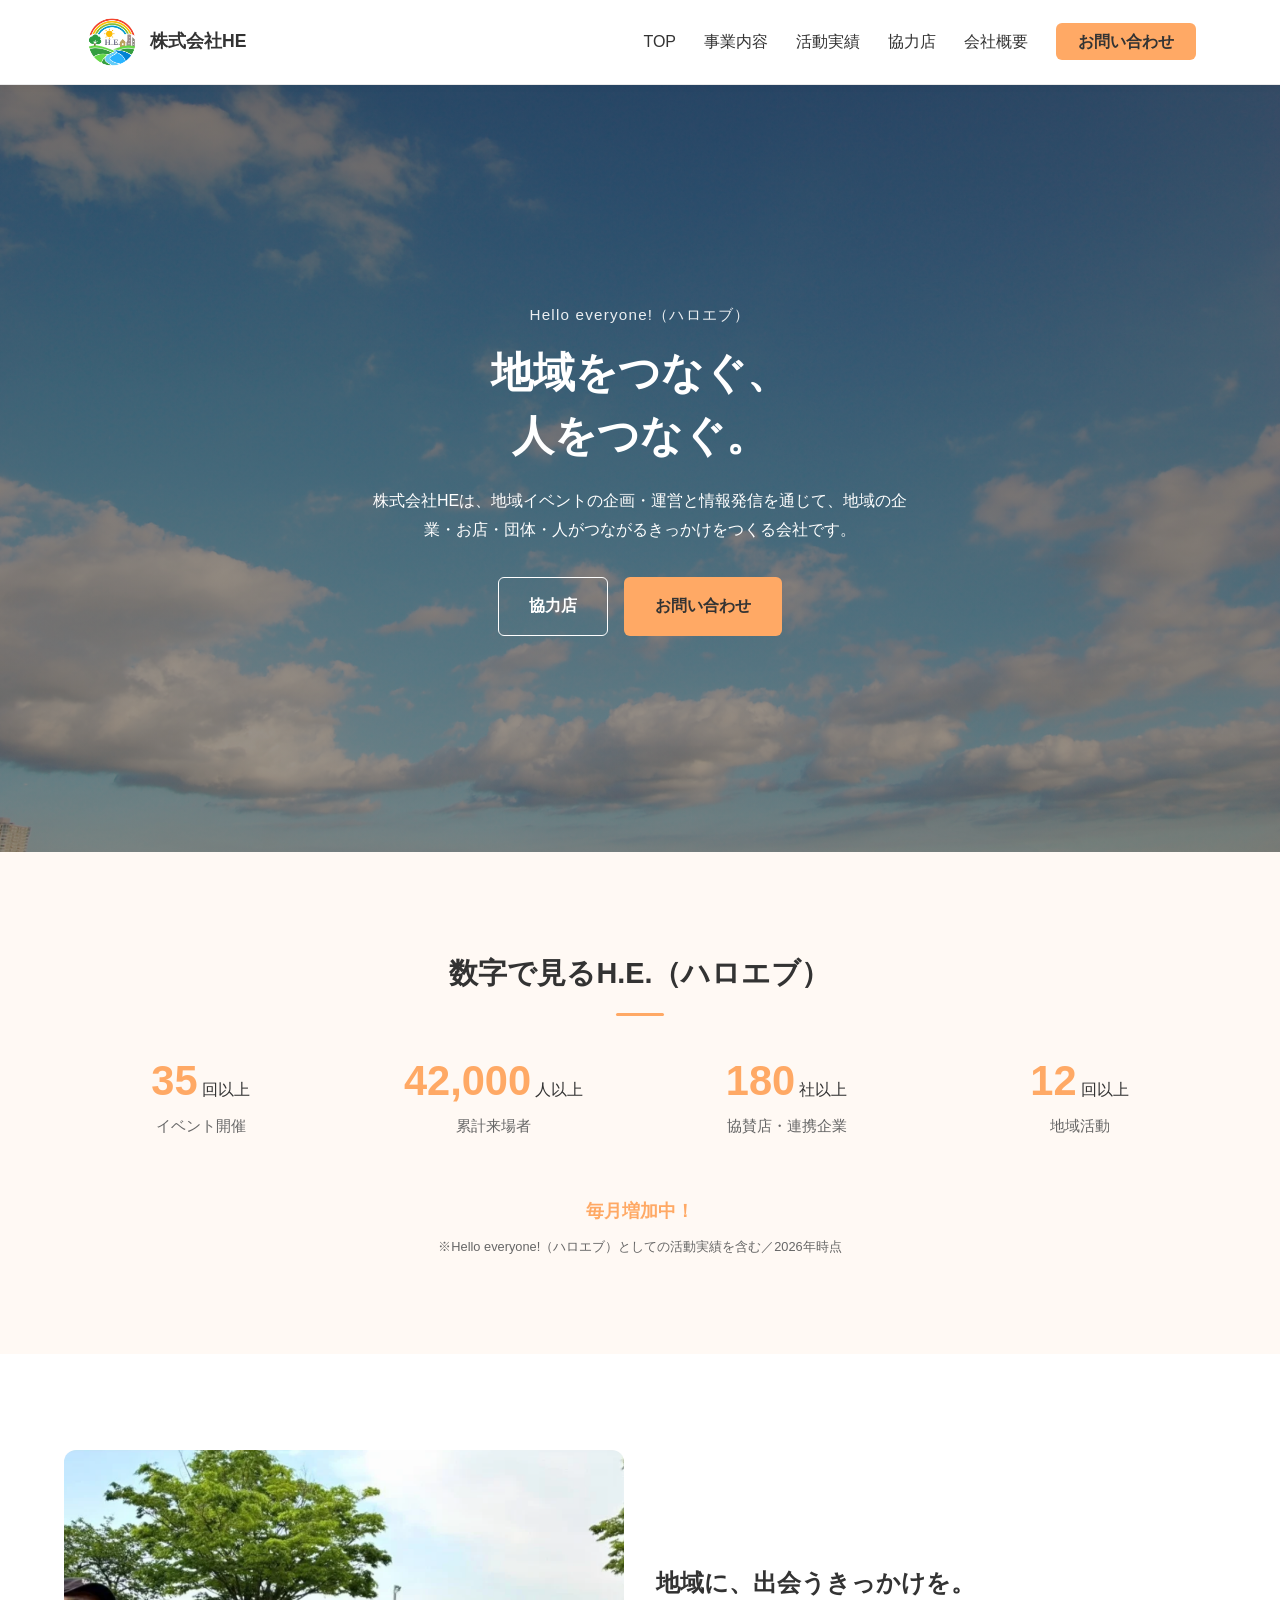
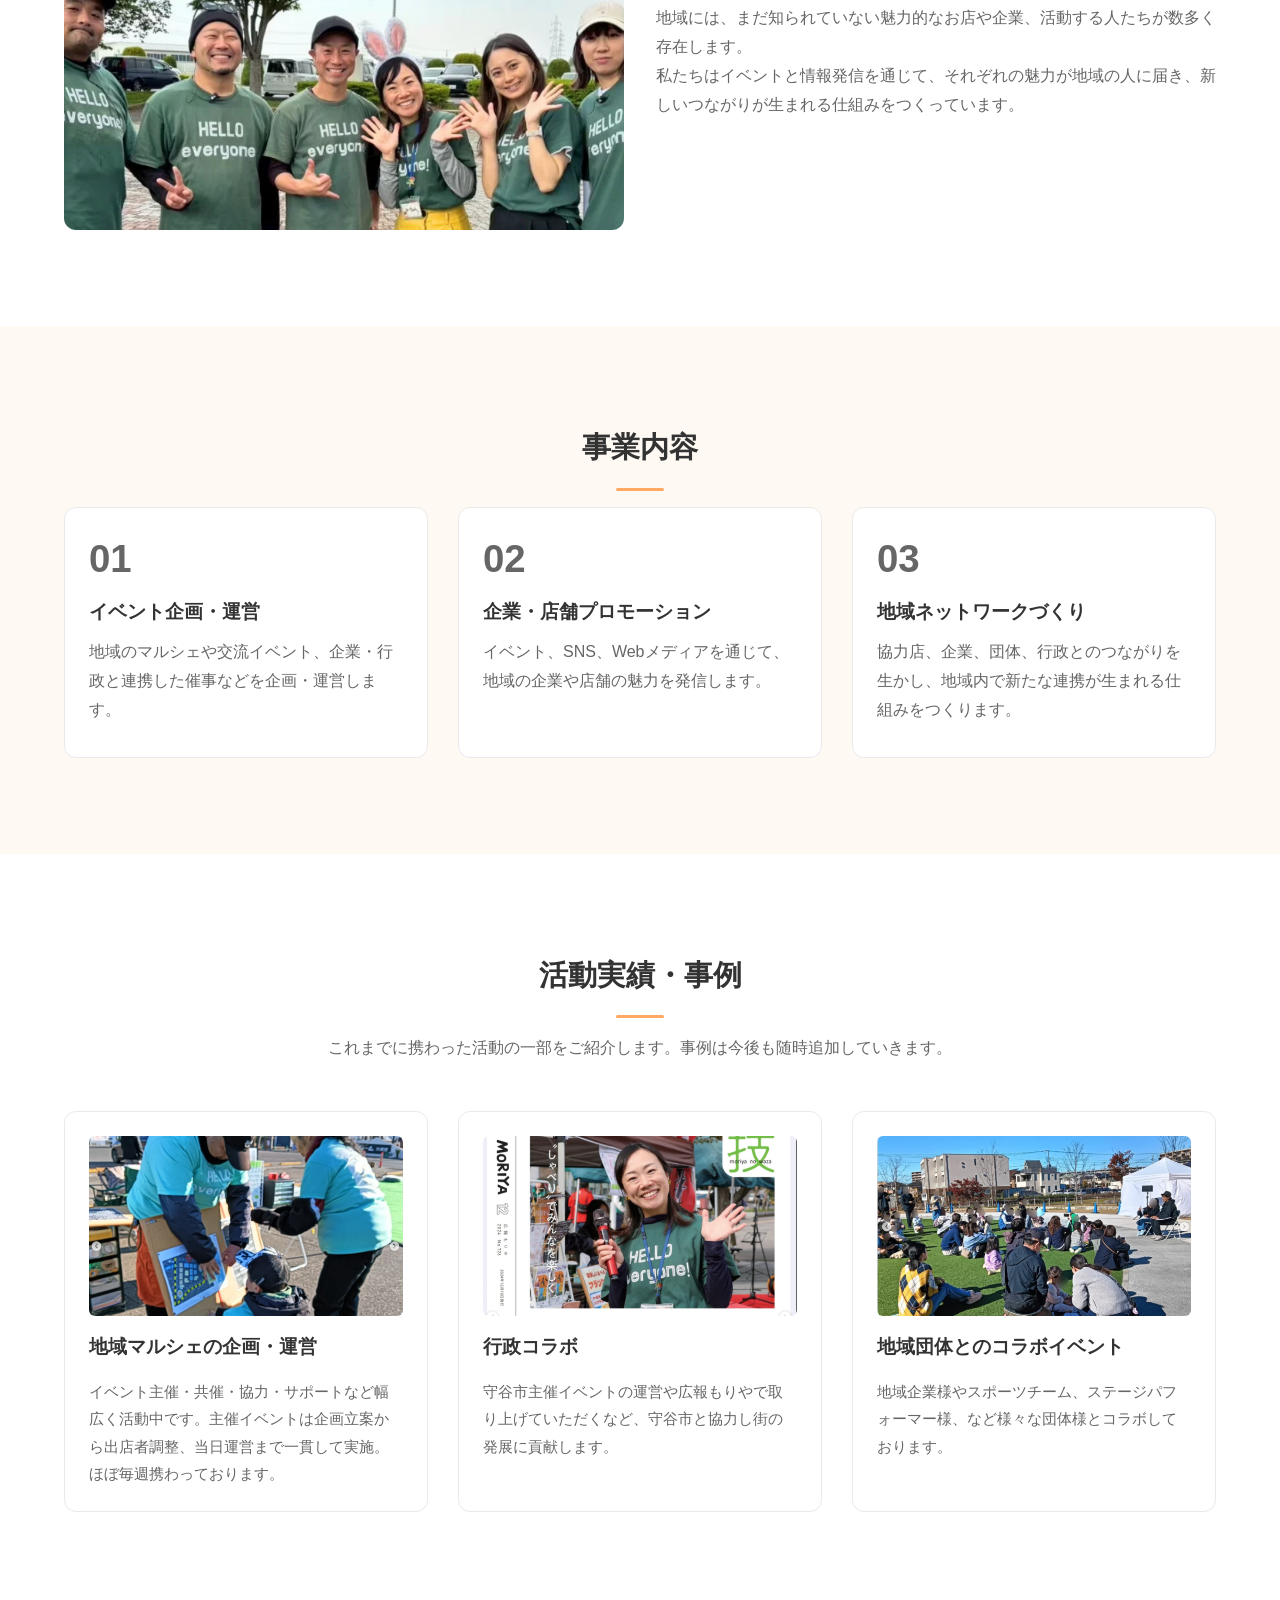
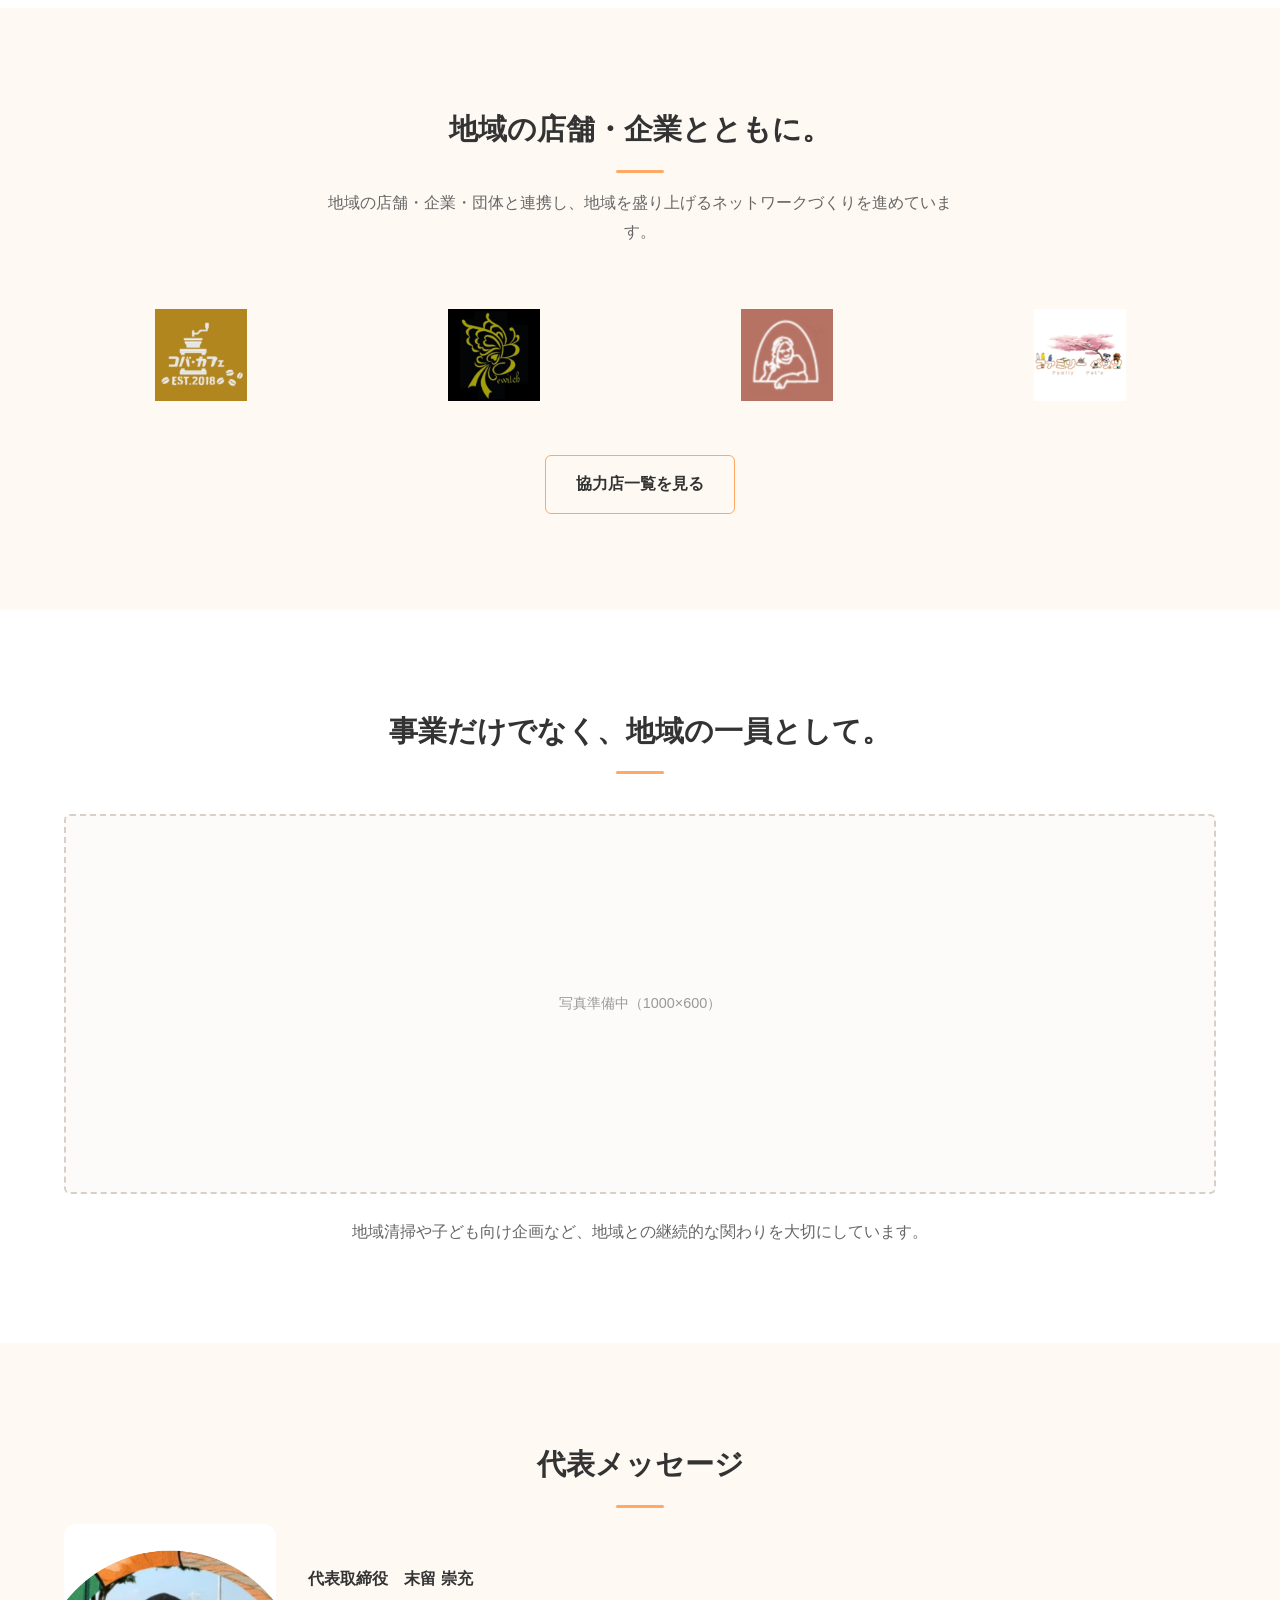
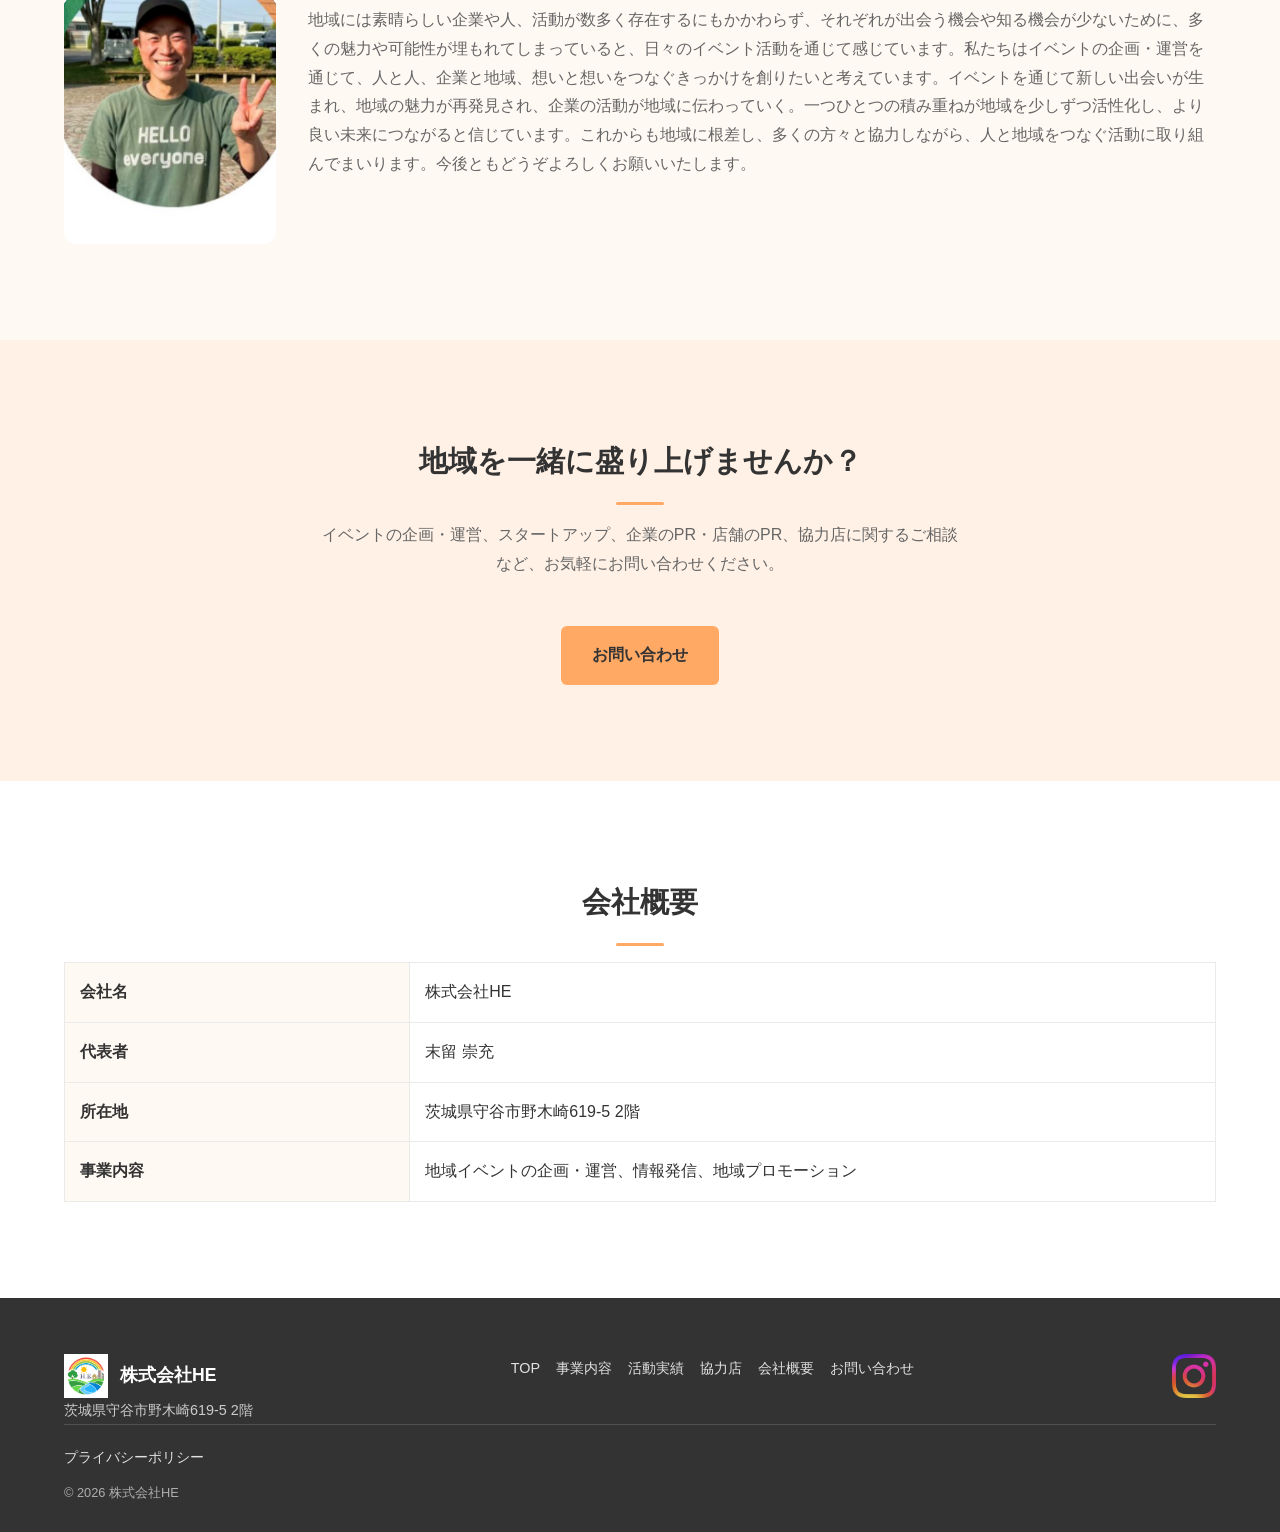
<file: index.html>
<!DOCTYPE html>

<html lang="ja">
<head>
<meta charset="UTF-8">
<meta name="viewport" content="width=device-width, initial-scale=1.0">

<!-- SEO: favicon/apple-touch-iconをサブページと同じ絶対パスに統一し、apple-touch-icon（180×180）を追加 -->
<link rel="icon" type="image/png" href="/images/favicon.png">
<link rel="apple-touch-icon" href="/images/apple-touch-icon.png">

<!-- SEO: 「ハロエブ」検索での上位表示を狙い、titleとdescriptionにハロエブを追記（正式社名「株式会社HE」自体には追記しない） -->
<title>株式会社HE｜地域の企業・人・情報をつなぐ地域プロモーション会社（ハロエブ）</title>
<meta name="description" content="地域イベントの企画・運営と情報発信で地域をつなぐ「ハロエブ」こと株式会社HE。茨城県守谷市を拠点に、地域の企業・お店・団体・人がつながるきっかけをつくる地域プロモーション会社です。">

<!-- SEO: トップページにcanonicalタグがなかったため追加（重複URL評価分散の防止） -->
<link rel="canonical" href="https://he-company.com/">

<!-- SEO: OGP（SNSシェア時の表示最適化） -->
<meta property="og:type" content="website">
<meta property="og:site_name" content="株式会社HE">
<meta property="og:locale" content="ja_JP">
<meta property="og:title" content="株式会社HE｜地域の企業・人・情報をつなぐ地域プロモーション会社（ハロエブ）">
<meta property="og:description" content="地域イベントの企画・運営と情報発信で地域をつなぐ「ハロエブ」こと株式会社HE。茨城県守谷市を拠点に、地域の企業・お店・団体・人がつながるきっかけをつくる地域プロモーション会社です。">
<meta property="og:url" content="https://he-company.com/">
<meta property="og:image" content="https://he-company.com/images/logo.png">

<!-- SEO: X(Twitter)カード -->
<meta name="twitter:card" content="summary_large_image">
<meta name="twitter:title" content="株式会社HE｜地域の企業・人・情報をつなぐ地域プロモーション会社（ハロエブ）">
<meta name="twitter:description" content="地域イベントの企画・運営と情報発信で地域をつなぐ「ハロエブ」こと株式会社HE。茨城県守谷市を拠点に、地域の企業・お店・団体・人がつながるきっかけをつくる地域プロモーション会社です。">
<meta name="twitter:image" content="https://he-company.com/images/logo.png">

<link rel="stylesheet" href="style.css">
<link rel="stylesheet" href="partners.css">

<!-- SEO: Organization構造化データ。alternateNameに読み・略称を含め「ハロエブ」検索との関連性を明示 -->
<script type="application/ld+json">
{
  "@context": "https://schema.org",
  "@type": "Organization",
  "name": "株式会社HE",
  "alternateName": ["Hello everyone!", "H.E.", "ハロエブ"],
  "url": "https://he-company.com/",
  "logo": "https://he-company.com/images/logo.png",
  "description": "株式会社HEは、地域イベントの企画・運営と情報発信を通じて、地域の企業・お店・団体・人がつながるきっかけをつくる地域プロモーション会社です。",
  "address": {
    "@type": "PostalAddress",
    "addressCountry": "JP",
    "addressRegion": "茨城県",
    "addressLocality": "守谷市",
    "streetAddress": "野木崎619-5 2階"
  }
}
</script>
</head>
<body>

<header>
    <div class="header-inner container">

        <a href="#hero" class="brand">
            <img src="images/logo.png" alt="株式会社HEロゴ" class="site-logo" width="1701" height="1701" decoding="async">
            <span class="site-name">株式会社HE</span>
        </a>

        <div class="hamburger" id="hamburger" aria-label="メニューを開く">
            <span></span>
            <span></span>
            <span></span>
        </div>

        <nav id="nav-menu">
            <ul>
                <li><a href="#hero">TOP</a></li>
                <li><a href="#services">事業内容</a></li>
                <li><a href="#results">活動実績</a></li>
                <li><a href="/partners/">協力店</a></li>
                <li><a href="#company">会社概要</a></li>
                <li class="nav-cta"><a href="https://momentous-centipede-1d2.notion.site/3d03552071dd80219933c4e83ecb9e5e?pvs=105" target="_blank" rel="noopener">お問い合わせ</a></li>
            </ul>
        </nav>

    </div>
</header>

<section class="hero" id="hero">

    <div class="hero-media">
        <!-- PageSpeed: LCP画像のためlazyloadにせず、fetchpriority="high"で優先読み込み。width/heightでCLSを防止 -->
        <img src="images/main.jpg" alt="地域イベントの様子" width="3008" height="2000" fetchpriority="high" decoding="async">
        <div class="hero-overlay"></div>
    </div>

    <div class="container hero-content">
        <!-- SEO: 「Hello everyone!」に読み「（ハロエブ）」を追記（株式会社HEの表記には追記しない） -->
        <p class="hero-brand">Hello everyone!（ハロエブ）</p>
        <h1 class="hero-copy">地域をつなぐ、<br>人をつなぐ。</h1>
        <p class="hero-lead">
            株式会社HEは、地域イベントの企画・運営と情報発信を通じて、地域の企業・お店・団体・人がつながるきっかけをつくる会社です。
        </p>
        <div class="hero-buttons">
            <a href="/partners/" class="btn btn-outline-light">協力店</a>
            <a href="https://momentous-centipede-1d2.notion.site/3d03552071dd80219933c4e83ecb9e5e?pvs=105" class="btn btn-primary" target="_blank" rel="noopener">お問い合わせ</a>
        </div>
    </div>

</section>

<section class="bg-sub" id="stats">

    <div class="container fade-in">

        <!-- SEO: 「H.E.」に読み「（ハロエブ）」を追記 -->
        <h2 class="section-title">数字で見るH.E.（ハロエブ）</h2>

        <div class="stats-grid">

            <div class="stat-item">
                <p class="stat-number">35<span>回以上</span></p>
                <p class="stat-label">イベント開催</p>
            </div>

            <div class="stat-item">
                <p class="stat-number">42,000<span>人以上</span></p>
                <p class="stat-label">累計来場者</p>
            </div>

            <div class="stat-item">
                <p class="stat-number">180<span>社以上</span></p>
                <p class="stat-label">協賛店・連携企業</p>
            </div>

            <div class="stat-item">
                <p class="stat-number">12<span>回以上</span></p>
                <p class="stat-label">地域活動</p>
            </div>

        </div>

        <p class="stats-highlight">毎月増加中！</p>
        <p class="stats-note">※Hello everyone!（ハロエブ）としての活動実績を含む／2026年時点</p>

    </div>

</section>

<section id="about">

    <div class="container about-layout fade-in">

        <div class="about-image">
            <img src="images/about.png" alt="お揃いのTシャツで集まる株式会社HEのメンバー" width="1178" height="648" loading="lazy" decoding="async">
        </div>

        <div class="about-text">
            <h2>地域に、出会うきっかけを。</h2>
            <p>
                地域には、まだ知られていない魅力的なお店や企業、活動する人たちが数多く存在します。<br>
                私たちはイベントと情報発信を通じて、それぞれの魅力が地域の人に届き、新しいつながりが生まれる仕組みをつくっています。
            </p>
        </div>

    </div>

</section>

<section class="bg-sub" id="services">

    <div class="container fade-in">

        <h2 class="section-title">事業内容</h2>

        <div class="services">

            <div class="card">
                <p class="card-number">01</p>
                <h3>イベント企画・運営</h3>
                <p>地域のマルシェや交流イベント、企業・行政と連携した催事などを企画・運営します。</p>
            </div>

            <div class="card">
                <p class="card-number">02</p>
                <h3>企業・店舗プロモーション</h3>
                <p>イベント、SNS、Webメディアを通じて、地域の企業や店舗の魅力を発信します。</p>
            </div>

            <div class="card">
                <p class="card-number">03</p>
                <h3>地域ネットワークづくり</h3>
                <p>協力店、企業、団体、行政とのつながりを生かし、地域内で新たな連携が生まれる仕組みをつくります。</p>
            </div>

        </div>

    </div>

</section>

<section id="results">

    <div class="container fade-in">

        <h2 class="section-title">活動実績・事例</h2>
        <p class="section-lead">これまでに携わった活動の一部をご紹介します。事例は今後も随時追加していきます。</p>

        <!-- 事例カードは同一構造で複製することで追加できます -->
        <div class="cases">

            <div class="case-card">
                <img class="case-image" src="images/local-market-planning.png" alt="地域マルシェの出店マップを確認しながら打ち合わせする様子" loading="lazy" decoding="async">
                <h3>地域マルシェの企画・運営</h3>
                <p class="case-role">イベント主催・共催・協力・サポートなど幅広く活動中です。主催イベントは企画立案から出店者調整、当日運営まで一貫して実施。ほぼ毎週携わっております。</p>
            </div>

            <div class="case-card">
                <img class="case-image" src="images/government-collaboration.png" alt="広報紙「MORIYA」に掲載された当社スタッフの紹介記事" loading="lazy" decoding="async">
                <h3>行政コラボ</h3>
                <p class="case-role">守谷市主催イベントの運営や広報もりやで取り上げていただくなど、守谷市と協力し街の発展に貢献します。</p>
            </div>

            <div class="case-card">
                <img class="case-image" src="images/community-collaboration-event.png" alt="芝生広場で行われた地域イベントに参加する人々" loading="lazy" decoding="async">
                <h3>地域団体とのコラボイベント</h3>
                <p class="case-role">地域企業様やスポーツチーム、ステージパフォーマー様、など様々な団体様とコラボしております。</p>
            </div>

        </div>

    </div>

</section>

<section class="bg-sub" id="partners">

    <div class="container fade-in">

        <h2 class="section-title">地域の店舗・企業とともに。</h2>
        <p class="section-lead">地域の店舗・企業・団体と連携し、地域を盛り上げるネットワークづくりを進めています。</p>

        <!-- 協力店を追加する場合は /partners/ の一覧ページ側に追加してください。ここには代表的な数店舗のみ表示します -->
        <div class="partners-grid">

            <a href="/partners/kobacafe/" class="partner-card-logo">
                <img src="images/partners/kobacafe/logo.png" alt="コバカフェのロゴ" width="500" height="500" loading="lazy" decoding="async">
            </a>
            <a href="/partners/bewitch-tokyo/" class="partner-card-logo">
                <img src="images/partners/bewitch-tokyo/logo.png" alt="ビーウィッチ東京のロゴ" width="500" height="500" loading="lazy" decoding="async">
            </a>
            <a href="/partners/osan-thai/" class="partner-card-logo">
                <img src="images/partners/osan-thai/logo.png" alt="オーさんのタイ料理のロゴ" width="500" height="500" loading="lazy" decoding="async">
            </a>
            <a href="/partners/family-pets/" class="partner-card-logo">
                <img src="images/partners/family-pets/logo.png" alt="ファミリーペッツのロゴ" width="500" height="500" loading="lazy" decoding="async">
            </a>

        </div>

        <div class="partners-cta">
            <a href="/partners/" class="btn btn-outline">協力店一覧を見る</a>
        </div>

    </div>

</section>

<section id="community">

    <div class="container community-layout fade-in">

        <h2 class="section-title">事業だけでなく、地域の一員として。</h2>

        <div class="placeholder community-photo">写真準備中（1000×600）</div>

        <p class="community-text">
            地域清掃や子ども向け企画など、地域との継続的な関わりを大切にしています。
        </p>

    </div>

</section>

<section class="bg-sub" id="message">

    <div class="container fade-in">

        <h2 class="section-title">代表メッセージ</h2>

        <div class="message">

            <div class="rep-image">
                <img src="images/ceo.png" alt="代表取締役 末留 崇充" width="500" height="600" loading="lazy" decoding="async">
            </div>

            <div>
                <p class="message-name">代表取締役　末留 崇充</p>
                <p class="message-text">
                    地域には素晴らしい企業や人、活動が数多く存在するにもかかわらず、それぞれが出会う機会や知る機会が少ないために、多くの魅力や可能性が埋もれてしまっていると、日々のイベント活動を通じて感じています。私たちはイベントの企画・運営を通じて、人と人、企業と地域、想いと想いをつなぐきっかけを創りたいと考えています。イベントを通じて新しい出会いが生まれ、地域の魅力が再発見され、企業の活動が地域に伝わっていく。一つひとつの積み重ねが地域を少しずつ活性化し、より良い未来につながると信じています。これからも地域に根差し、多くの方々と協力しながら、人と地域をつなぐ活動に取り組んでまいります。今後ともどうぞよろしくお願いいたします。
                </p>
            </div>

        </div>

    </div>

</section>

<!-- 将来チーム紹介を追加する場合の肩書き例: 戦略パートナー／経営戦略・ブランドプロデュース／Brand & Business Strategy Partner -->

<section class="bg-accent" id="contact">

    <div class="container fade-in">

        <h2 class="section-title">地域を一緒に盛り上げませんか？</h2>
        <p class="section-lead">
            イベントの企画・運営、スタートアップ、企業のPR・店舗のPR、協力店に関するご相談など、お気軽にお問い合わせください。
        </p>

        <div class="contact-actions">
            <a href="https://momentous-centipede-1d2.notion.site/3d03552071dd80219933c4e83ecb9e5e?pvs=105" class="btn btn-primary" target="_blank" rel="noopener">お問い合わせ</a>
        </div>

    </div>

</section>

<section id="company">

    <div class="container fade-in">

        <h2 class="section-title">会社概要</h2>

        <table class="company-table">

            <tr>
                <th>会社名</th>
                <td>株式会社HE</td>
            </tr>

            <tr>
                <th>代表者</th>
                <td>末留 崇充</td>
            </tr>

            <tr>
                <th>所在地</th>
                <td>茨城県守谷市野木崎619-5 2階</td>
            </tr>

            <!-- 電話番号は仮番号のため公開表示から一時的に除外しています
            <tr>
                <th>電話番号</th>
                <td>000-0000-0000</td>
            </tr>
            -->

            <tr>
                <th>事業内容</th>
                <td>地域イベントの企画・運営、情報発信、地域プロモーション</td>
            </tr>

        </table>

    </div>

</section>

<footer>

    <div class="container footer-grid">

        <div>
            <div class="footer-brand">
                <img src="images/logo.png" alt="株式会社HEロゴ" class="site-logo" width="1701" height="1701" loading="lazy" decoding="async">
                <span class="site-name" style="color:#fff;">株式会社HE</span>
            </div>
            <p class="footer-address">茨城県守谷市野木崎619-5 2階</p>
        </div>

        <nav class="footer-nav">
            <ul>
                <li><a href="#hero">TOP</a></li>
                <li><a href="#services">事業内容</a></li>
                <li><a href="#results">活動実績</a></li>
                <li><a href="/partners/">協力店</a></li>
                <li><a href="#company">会社概要</a></li>
                <li><a href="https://momentous-centipede-1d2.notion.site/3d03552071dd80219933c4e83ecb9e5e?pvs=105" target="_blank" rel="noopener">お問い合わせ</a></li>
            </ul>
        </nav>

        <div class="footer-sns">
            <ul>
                <!-- Instagramのリンク先URLは後日設定予定 -->
                <li><a href="#" aria-label="Instagram"><img src="images/instagram-icon.png" alt="Instagram" class="sns-icon" width="128" height="128" loading="lazy" decoding="async"></a></li>
            </ul>
        </div>

    </div>

    <div class="container footer-legal">
        <a href="/privacy/">プライバシーポリシー</a>
        <p>© 2026 株式会社HE</p>
    </div>

</footer>

<script src="script.js"></script>
</body>
</html>
</file>
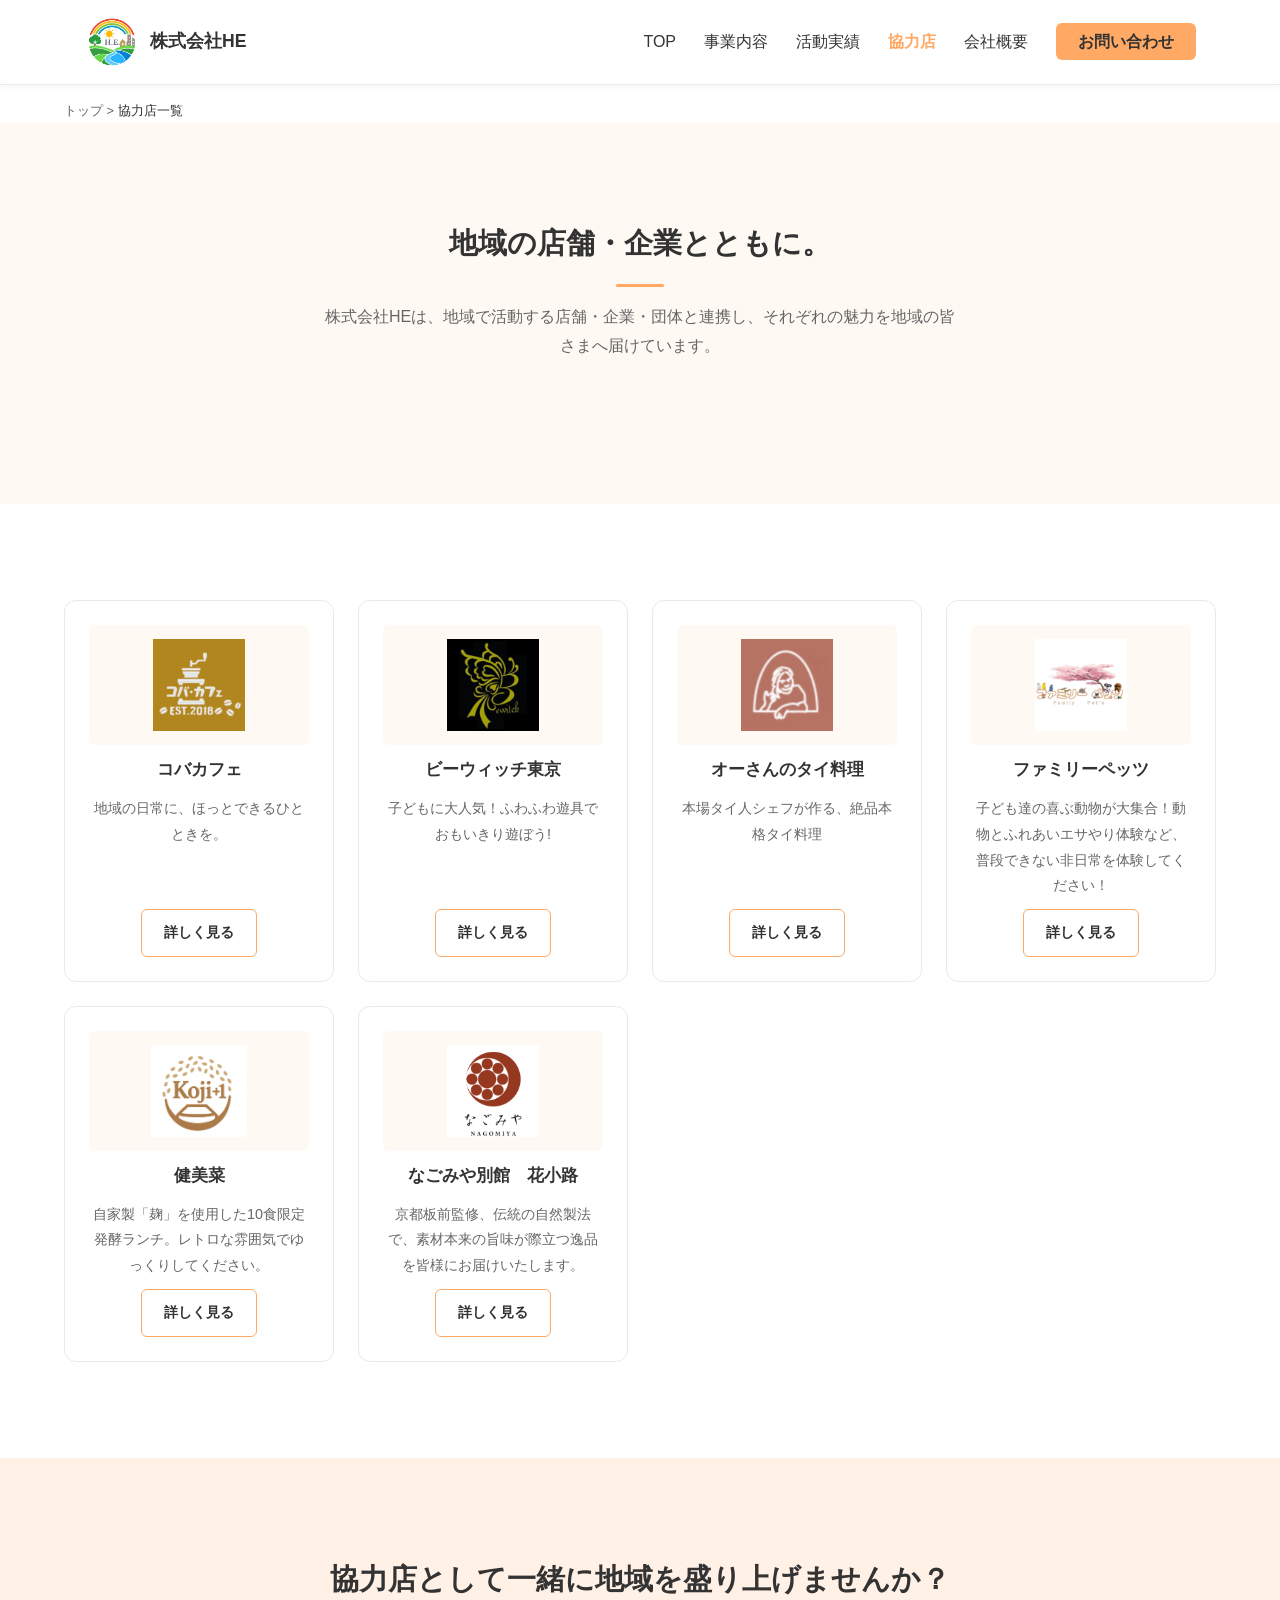
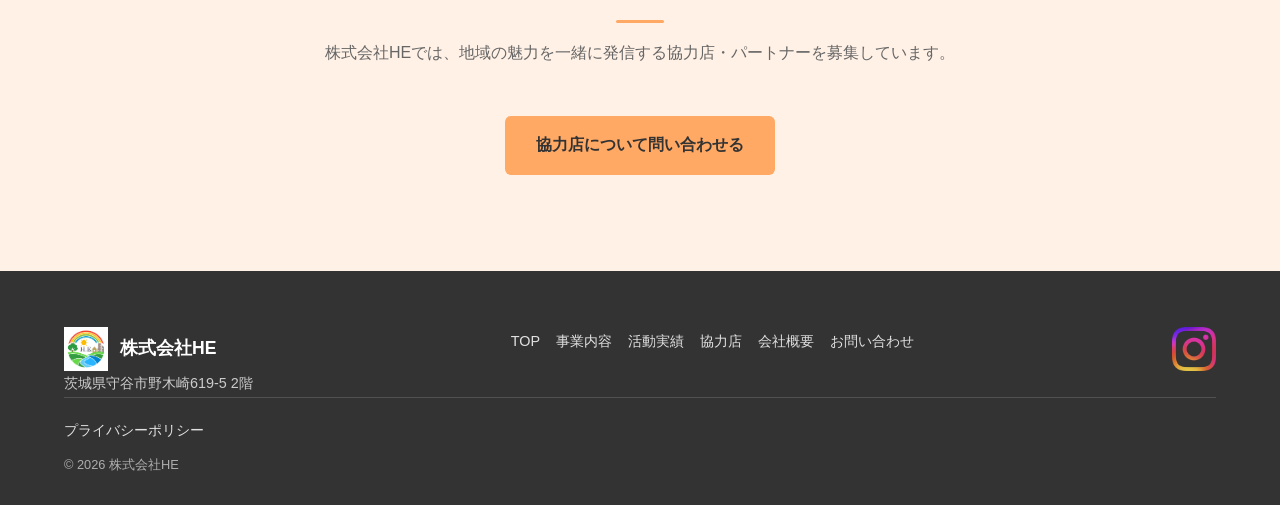
<file: partners/index.html>
<!DOCTYPE html>

<html lang="ja">
<head>
<meta charset="UTF-8">
<meta name="viewport" content="width=device-width, initial-scale=1.0">
<link rel="icon" type="image/png" href="/images/favicon.png">
<link rel="apple-touch-icon" href="/images/apple-touch-icon.png">

<!-- SEO: 一覧ページとして内容が伝わるようtitle/descriptionをやや具体化 -->
<title>協力店一覧｜地域の協力店・パートナー紹介｜株式会社HE</title>
<meta name="description" content="株式会社HEと連携する茨城県・関東エリアの協力店・パートナーの一覧ページです。コバカフェ、ビーウィッチ東京など地域のお店・企業をご紹介しています。">
<link rel="canonical" href="https://he-company.com/partners/">

<meta property="og:type" content="website">
<meta property="og:site_name" content="株式会社HE">
<meta property="og:locale" content="ja_JP">
<meta property="og:title" content="協力店一覧｜地域の協力店・パートナー紹介｜株式会社HE">
<meta property="og:description" content="株式会社HEと連携する茨城県・関東エリアの協力店・パートナーの一覧ページです。コバカフェ、ビーウィッチ東京など地域のお店・企業をご紹介しています。">
<meta property="og:url" content="https://he-company.com/partners/">
<meta property="og:image" content="https://he-company.com/images/logo.png">

<!-- SEO: X(Twitter)カード -->
<meta name="twitter:card" content="summary_large_image">
<meta name="twitter:title" content="協力店一覧｜地域の協力店・パートナー紹介｜株式会社HE">
<meta name="twitter:description" content="株式会社HEと連携する茨城県・関東エリアの協力店・パートナーの一覧ページです。コバカフェ、ビーウィッチ東京など地域のお店・企業をご紹介しています。">
<meta name="twitter:image" content="https://he-company.com/images/logo.png">

<link rel="stylesheet" href="/style.css">
<link rel="stylesheet" href="/partners.css">

<!-- SEO: Organization構造化データ（トップページと同一内容。サイト全体でエンティティ・別名の一貫性を持たせる） -->
<script type="application/ld+json">
{
  "@context": "https://schema.org",
  "@type": "Organization",
  "name": "株式会社HE",
  "alternateName": ["Hello everyone!", "H.E.", "ハロエブ"],
  "url": "https://he-company.com/",
  "logo": "https://he-company.com/images/logo.png",
  "address": {
    "@type": "PostalAddress",
    "addressCountry": "JP",
    "addressRegion": "茨城県",
    "addressLocality": "守谷市",
    "streetAddress": "野木崎619-5 2階"
  }
}
</script>
</head>
<body>

<header>
    <div class="header-inner container">

        <a href="/" class="brand">
            <img src="/images/logo.png" alt="株式会社HEロゴ" class="site-logo" width="1701" height="1701" decoding="async">
            <span class="site-name">株式会社HE</span>
        </a>

        <div class="hamburger" id="hamburger" aria-label="メニューを開く">
            <span></span>
            <span></span>
            <span></span>
        </div>

        <nav id="nav-menu">
            <ul>
                <li><a href="/#hero">TOP</a></li>
                <li><a href="/#services">事業内容</a></li>
                <li><a href="/#results">活動実績</a></li>
                <li><a href="/partners/" class="active" aria-current="page">協力店</a></li>
                <li><a href="/#company">会社概要</a></li>
                <li class="nav-cta"><a href="https://momentous-centipede-1d2.notion.site/3d03552071dd80219933c4e83ecb9e5e?pvs=105" target="_blank" rel="noopener">お問い合わせ</a></li>
            </ul>
        </nav>

    </div>
</header>

<nav class="breadcrumb" aria-label="パンくずリスト">
    <div class="container">
        <a href="/">トップ</a> <span>&gt;</span> <span aria-current="page">協力店一覧</span>
    </div>
</nav>

<section class="bg-sub partners-hero">
    <div class="container fade-in">
        <h1 class="section-title">地域の店舗・企業とともに。</h1>
        <p class="section-lead">
            株式会社HEは、地域で活動する店舗・企業・団体と連携し、それぞれの魅力を地域の皆さまへ届けています。
        </p>
    </div>
</section>

<section>
    <div class="container fade-in">

        <!-- 協力店を追加する場合は、この <article class="partner-card"> ブロックを複製してください -->
        <div class="partners-list-grid">

            <article class="partner-card">
                <a href="/partners/kobacafe/" class="partner-card-logo">
                    <img src="/images/partners/kobacafe/logo.png" alt="コバカフェのロゴ" width="500" height="500" loading="lazy" decoding="async">
                </a>
                <h2><a href="/partners/kobacafe/">コバカフェ</a></h2>
                <p>地域の日常に、ほっとできるひとときを。</p>
                <a href="/partners/kobacafe/" class="btn btn-outline btn-small">詳しく見る</a>
            </article>

            <article class="partner-card">
                <a href="/partners/bewitch-tokyo/" class="partner-card-logo">
                    <img src="/images/partners/bewitch-tokyo/logo.png" alt="ビーウィッチ東京のロゴ" width="500" height="500" loading="lazy" decoding="async">
                </a>
                <h2><a href="/partners/bewitch-tokyo/">ビーウィッチ東京</a></h2>
                <p>子どもに大人気！ふわふわ遊具でおもいきり遊ぼう!</p>
                <a href="/partners/bewitch-tokyo/" class="btn btn-outline btn-small">詳しく見る</a>
            </article>

            <article class="partner-card">
                <a href="/partners/osan-thai/" class="partner-card-logo">
                    <img src="/images/partners/osan-thai/logo.png" alt="オーさんのタイ料理のロゴ" width="500" height="500" loading="lazy" decoding="async">
                </a>
                <h2><a href="/partners/osan-thai/">オーさんのタイ料理</a></h2>
                <p>本場タイ人シェフが作る、絶品本格タイ料理</p>
                <a href="/partners/osan-thai/" class="btn btn-outline btn-small">詳しく見る</a>
            </article>

            <article class="partner-card">
                <a href="/partners/family-pets/" class="partner-card-logo">
                    <img src="/images/partners/family-pets/logo.png" alt="ファミリーペッツのロゴ" width="500" height="500" loading="lazy" decoding="async">
                </a>
                <h2><a href="/partners/family-pets/">ファミリーペッツ</a></h2>
                <p>子ども達の喜ぶ動物が大集合！動物とふれあいエサやり体験など、普段できない非日常を体験してください！</p>
                <a href="/partners/family-pets/" class="btn btn-outline btn-small">詳しく見る</a>
            </article>

            <article class="partner-card">
                <a href="/partners/kenbisai/" class="partner-card-logo">
                    <img src="/images/partners/kenbisai/logo.png" alt="健美菜のロゴ" width="500" height="500" loading="lazy" decoding="async">
                </a>
                <h2><a href="/partners/kenbisai/">健美菜</a></h2>
                <p>自家製「麹」を使用した10食限定発酵ランチ。レトロな雰囲気でゆっくりしてください。</p>
                <a href="/partners/kenbisai/" class="btn btn-outline btn-small">詳しく見る</a>
            </article>

            <article class="partner-card">
                <a href="/partners/hanakouji/" class="partner-card-logo">
                    <img src="/images/partners/hanakouji/logo.png" alt="なごみや別館　花小路のロゴ" width="500" height="500" loading="lazy" decoding="async">
                </a>
                <h2><a href="/partners/hanakouji/">なごみや別館　花小路</a></h2>
                <p>京都板前監修、伝統の自然製法で、素材本来の旨味が際立つ逸品を皆様にお届けいたします。</p>
                <a href="/partners/hanakouji/" class="btn btn-outline btn-small">詳しく見る</a>
            </article>

        </div>

    </div>
</section>

<section class="bg-accent">
    <div class="container fade-in" style="text-align:center;">
        <h2 class="section-title">協力店として一緒に地域を盛り上げませんか？</h2>
        <p class="section-lead">
            株式会社HEでは、地域の魅力を一緒に発信する協力店・パートナーを募集しています。
        </p>
        <a href="/#contact" class="btn btn-primary">協力店について問い合わせる</a>
    </div>
</section>

<footer>

    <div class="container footer-grid">

        <div>
            <div class="footer-brand">
                <img src="/images/logo.png" alt="株式会社HEロゴ" class="site-logo" width="1701" height="1701" loading="lazy" decoding="async">
                <span class="site-name" style="color:#fff;">株式会社HE</span>
            </div>
            <p class="footer-address">茨城県守谷市野木崎619-5 2階</p>
        </div>

        <nav class="footer-nav">
            <ul>
                <li><a href="/#hero">TOP</a></li>
                <li><a href="/#services">事業内容</a></li>
                <li><a href="/#results">活動実績</a></li>
                <li><a href="/partners/">協力店</a></li>
                <li><a href="/#company">会社概要</a></li>
                <li><a href="https://momentous-centipede-1d2.notion.site/3d03552071dd80219933c4e83ecb9e5e?pvs=105" target="_blank" rel="noopener">お問い合わせ</a></li>
            </ul>
        </nav>

        <div class="footer-sns">
            <ul>
                <!-- Instagramのリンク先URLは後日設定予定 -->
                <li><a href="#" aria-label="Instagram"><img src="/images/instagram-icon.png" alt="Instagram" class="sns-icon" width="128" height="128" loading="lazy" decoding="async"></a></li>
            </ul>
        </div>

    </div>

    <div class="container footer-legal">
        <a href="/privacy/">プライバシーポリシー</a>
        <p>© 2026 株式会社HE</p>
    </div>

</footer>

<script src="/script.js"></script>
</body>
</html>
</file>
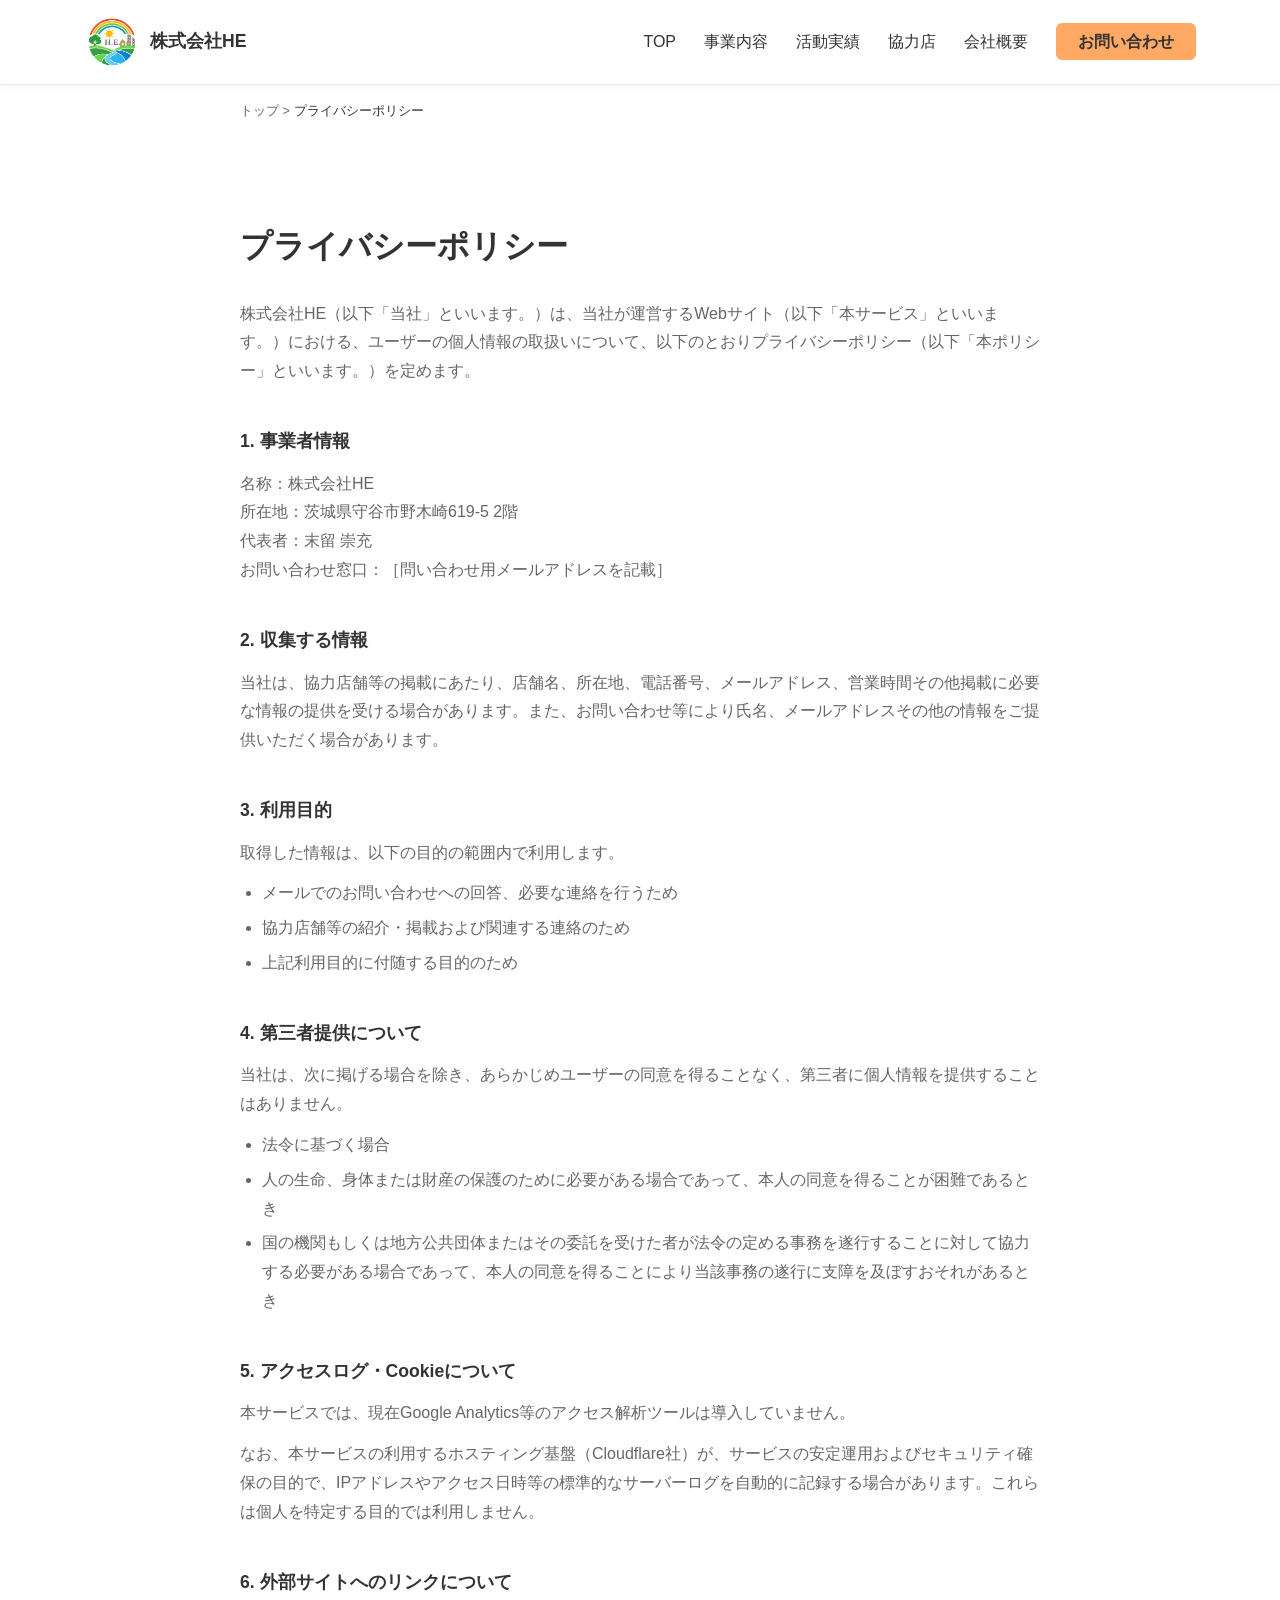
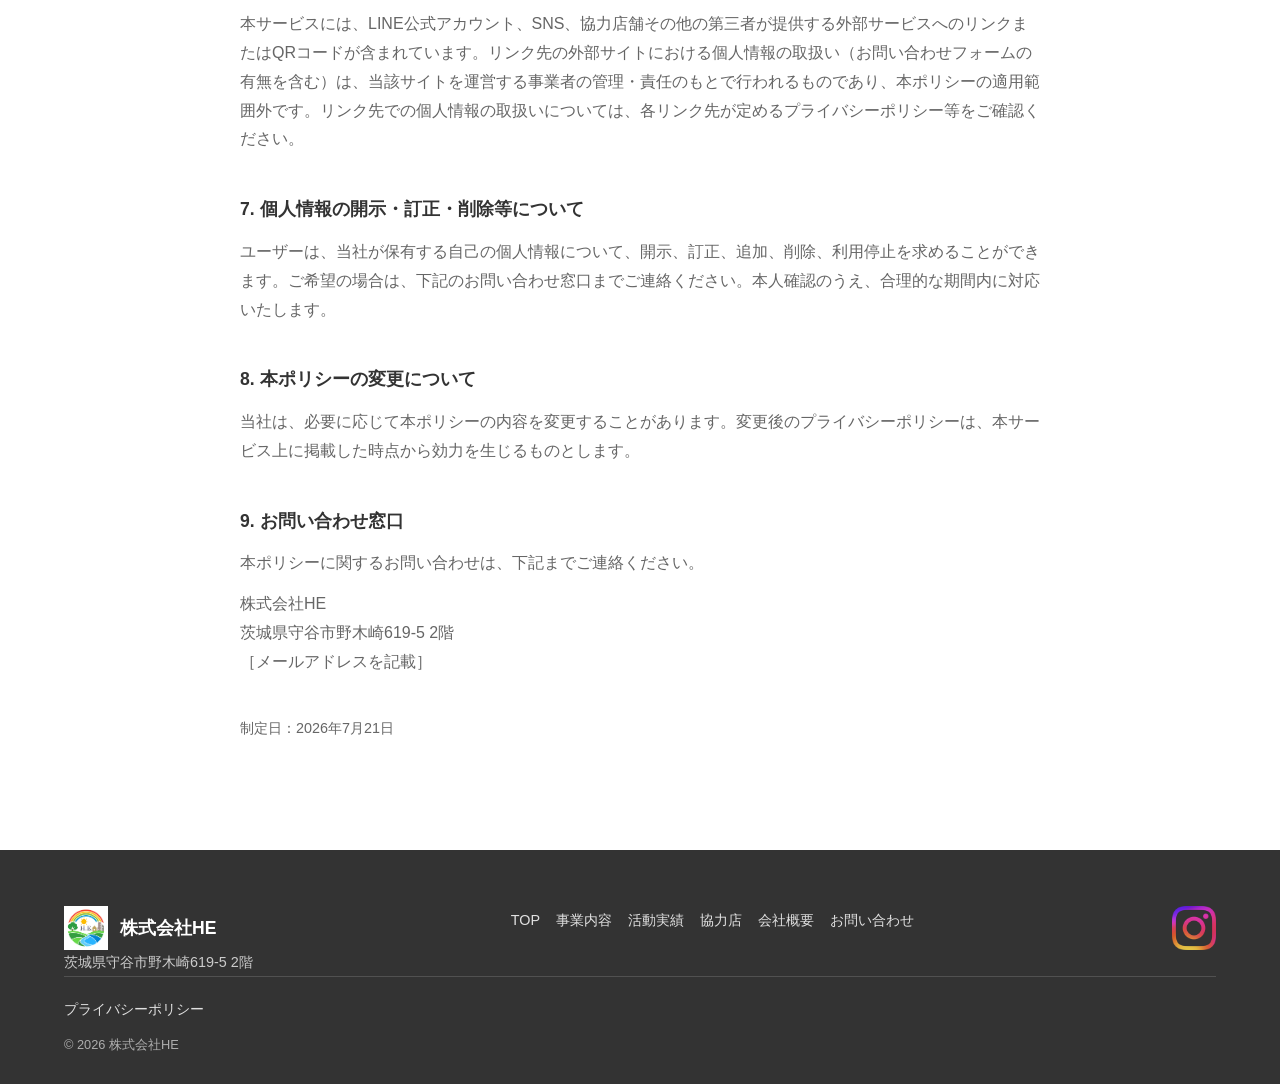
<file: privacy/index.html>
<!DOCTYPE html>

<html lang="ja">
<head>
<meta charset="UTF-8">
<meta name="viewport" content="width=device-width, initial-scale=1.0">
<link rel="icon" type="image/png" href="/images/favicon.png">
<link rel="apple-touch-icon" href="/images/apple-touch-icon.png">

<title>プライバシーポリシー｜株式会社HE</title>
<meta name="description" content="株式会社HEが運営するWebサイトにおける、ユーザーの個人情報の取扱いについて定めるプライバシーポリシーです。">
<link rel="canonical" href="https://he-company.com/privacy/">

<meta property="og:type" content="website">
<meta property="og:site_name" content="株式会社HE">
<meta property="og:locale" content="ja_JP">
<meta property="og:title" content="プライバシーポリシー｜株式会社HE">
<meta property="og:description" content="株式会社HEが運営するWebサイトにおける、ユーザーの個人情報の取扱いについて定めるプライバシーポリシーです。">
<meta property="og:url" content="https://he-company.com/privacy/">
<meta property="og:image" content="https://he-company.com/images/logo.png">

<!-- SEO: X(Twitter)カード -->
<meta name="twitter:card" content="summary_large_image">
<meta name="twitter:title" content="プライバシーポリシー｜株式会社HE">
<meta name="twitter:description" content="株式会社HEが運営するWebサイトにおける、ユーザーの個人情報の取扱いについて定めるプライバシーポリシーです。">
<meta name="twitter:image" content="https://he-company.com/images/logo.png">

<link rel="stylesheet" href="/style.css">
<link rel="stylesheet" href="/partners.css">

<!-- SEO: Organization構造化データ（トップページと同一内容。サイト全体でエンティティ・別名の一貫性を持たせる） -->
<script type="application/ld+json">
{
  "@context": "https://schema.org",
  "@type": "Organization",
  "name": "株式会社HE",
  "alternateName": ["Hello everyone!", "H.E.", "ハロエブ"],
  "url": "https://he-company.com/",
  "logo": "https://he-company.com/images/logo.png",
  "address": {
    "@type": "PostalAddress",
    "addressCountry": "JP",
    "addressRegion": "茨城県",
    "addressLocality": "守谷市",
    "streetAddress": "野木崎619-5 2階"
  }
}
</script>
</head>
<body>

<header>
    <div class="header-inner container">

        <a href="/" class="brand">
            <img src="/images/logo.png" alt="株式会社HEロゴ" class="site-logo" width="1701" height="1701" decoding="async">
            <span class="site-name">株式会社HE</span>
        </a>

        <div class="hamburger" id="hamburger" aria-label="メニューを開く">
            <span></span>
            <span></span>
            <span></span>
        </div>

        <nav id="nav-menu">
            <ul>
                <li><a href="/#hero">TOP</a></li>
                <li><a href="/#services">事業内容</a></li>
                <li><a href="/#results">活動実績</a></li>
                <li><a href="/partners/">協力店</a></li>
                <li><a href="/#company">会社概要</a></li>
                <li class="nav-cta"><a href="https://momentous-centipede-1d2.notion.site/3d03552071dd80219933c4e83ecb9e5e?pvs=105" target="_blank" rel="noopener">お問い合わせ</a></li>
            </ul>
        </nav>

    </div>
</header>

<nav class="breadcrumb" aria-label="パンくずリスト">
    <div class="partner-container">
        <a href="/">トップ</a> <span>&gt;</span> <span aria-current="page">プライバシーポリシー</span>
    </div>
</nav>

<main class="partner-container legal">

    <h1>プライバシーポリシー</h1>

    <p>
        株式会社HE（以下「当社」といいます。）は、当社が運営するWebサイト（以下「本サービス」といいます。）における、ユーザーの個人情報の取扱いについて、以下のとおりプライバシーポリシー（以下「本ポリシー」といいます。）を定めます。
    </p>

    <h2>1. 事業者情報</h2>
    <p>
        名称：株式会社HE<br>
        所在地：茨城県守谷市野木崎619-5 2階<br>
        代表者：末留 崇充<br>
        お問い合わせ窓口：［問い合わせ用メールアドレスを記載］
    </p>

    <h2>2. 収集する情報</h2>
    <p>
        当社は、協力店舗等の掲載にあたり、店舗名、所在地、電話番号、メールアドレス、営業時間その他掲載に必要な情報の提供を受ける場合があります。また、お問い合わせ等により氏名、メールアドレスその他の情報をご提供いただく場合があります。
    </p>

    <h2>3. 利用目的</h2>
    <p>取得した情報は、以下の目的の範囲内で利用します。</p>
    <ul>
        <li>メールでのお問い合わせへの回答、必要な連絡を行うため</li>
        <li>協力店舗等の紹介・掲載および関連する連絡のため</li>
        <li>上記利用目的に付随する目的のため</li>
    </ul>

    <h2>4. 第三者提供について</h2>
    <p>当社は、次に掲げる場合を除き、あらかじめユーザーの同意を得ることなく、第三者に個人情報を提供することはありません。</p>
    <ul>
        <li>法令に基づく場合</li>
        <li>人の生命、身体または財産の保護のために必要がある場合であって、本人の同意を得ることが困難であるとき</li>
        <li>国の機関もしくは地方公共団体またはその委託を受けた者が法令の定める事務を遂行することに対して協力する必要がある場合であって、本人の同意を得ることにより当該事務の遂行に支障を及ぼすおそれがあるとき</li>
    </ul>

    <h2>5. アクセスログ・Cookieについて</h2>
    <p>
        本サービスでは、現在Google Analytics等のアクセス解析ツールは導入していません。
    </p>
    <p>
        なお、本サービスの利用するホスティング基盤（Cloudflare社）が、サービスの安定運用およびセキュリティ確保の目的で、IPアドレスやアクセス日時等の標準的なサーバーログを自動的に記録する場合があります。これらは個人を特定する目的では利用しません。
    </p>

    <h2>6. 外部サイトへのリンクについて</h2>
    <p>
        本サービスには、LINE公式アカウント、SNS、協力店舗その他の第三者が提供する外部サービスへのリンクまたはQRコードが含まれています。リンク先の外部サイトにおける個人情報の取扱い（お問い合わせフォームの有無を含む）は、当該サイトを運営する事業者の管理・責任のもとで行われるものであり、本ポリシーの適用範囲外です。リンク先での個人情報の取扱いについては、各リンク先が定めるプライバシーポリシー等をご確認ください。
    </p>

    <h2>7. 個人情報の開示・訂正・削除等について</h2>
    <p>
        ユーザーは、当社が保有する自己の個人情報について、開示、訂正、追加、削除、利用停止を求めることができます。ご希望の場合は、下記のお問い合わせ窓口までご連絡ください。本人確認のうえ、合理的な期間内に対応いたします。
    </p>

    <h2>8. 本ポリシーの変更について</h2>
    <p>
        当社は、必要に応じて本ポリシーの内容を変更することがあります。変更後のプライバシーポリシーは、本サービス上に掲載した時点から効力を生じるものとします。
    </p>

    <h2>9. お問い合わせ窓口</h2>
    <p>本ポリシーに関するお問い合わせは、下記までご連絡ください。</p>
    <p>
        株式会社HE<br>
        茨城県守谷市野木崎619-5 2階<br>
        ［メールアドレスを記載］
    </p>

    <p class="legal-date">制定日：2026年7月21日</p>

</main>

<footer>

    <div class="container footer-grid">

        <div>
            <div class="footer-brand">
                <img src="/images/logo.png" alt="株式会社HEロゴ" class="site-logo" width="1701" height="1701" loading="lazy" decoding="async">
                <span class="site-name" style="color:#fff;">株式会社HE</span>
            </div>
            <p class="footer-address">茨城県守谷市野木崎619-5 2階</p>
        </div>

        <nav class="footer-nav">
            <ul>
                <li><a href="/#hero">TOP</a></li>
                <li><a href="/#services">事業内容</a></li>
                <li><a href="/#results">活動実績</a></li>
                <li><a href="/partners/">協力店</a></li>
                <li><a href="/#company">会社概要</a></li>
                <li><a href="https://momentous-centipede-1d2.notion.site/3d03552071dd80219933c4e83ecb9e5e?pvs=105" target="_blank" rel="noopener">お問い合わせ</a></li>
            </ul>
        </nav>

        <div class="footer-sns">
            <ul>
                <!-- Instagramのリンク先URLは後日設定予定 -->
                <li><a href="#" aria-label="Instagram"><img src="/images/instagram-icon.png" alt="Instagram" class="sns-icon" width="128" height="128" loading="lazy" decoding="async"></a></li>
            </ul>
        </div>

    </div>

    <div class="container footer-legal">
        <a href="/privacy/">プライバシーポリシー</a>
        <p>© 2026 株式会社HE</p>
    </div>

</footer>

<script src="/script.js"></script>
</body>
</html>
</file>
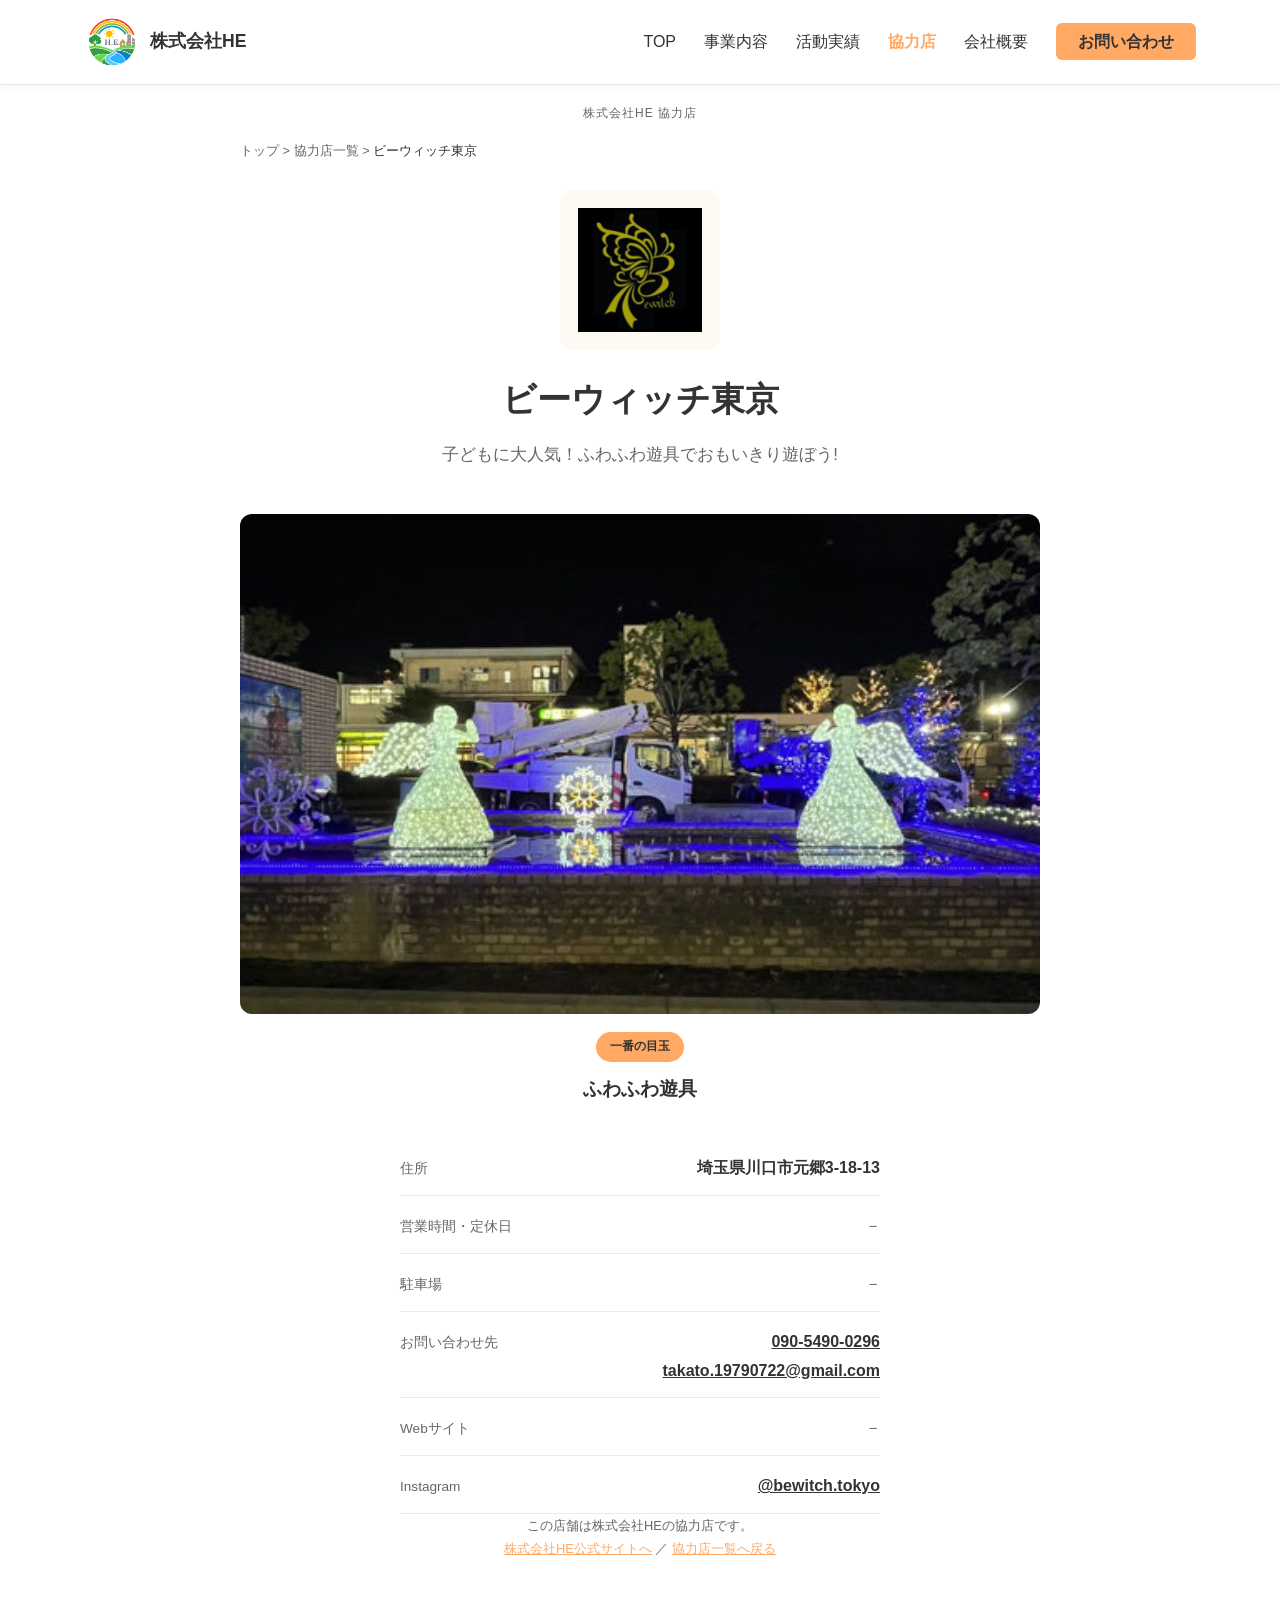
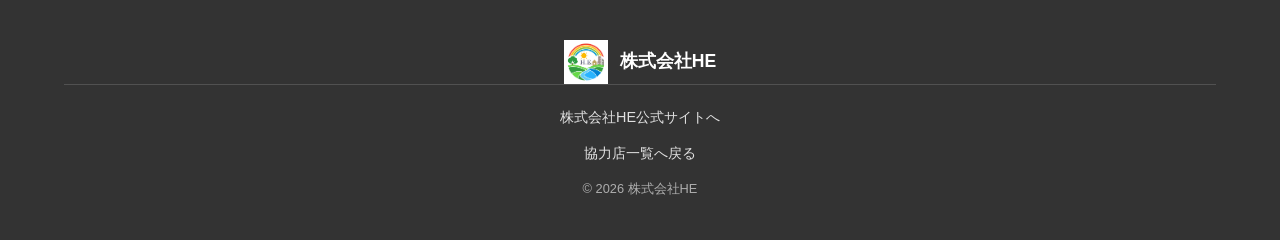
<file: partners/bewitch-tokyo/index.html>
<!DOCTYPE html>

<html lang="ja">
<head>
<meta charset="UTF-8">
<meta name="viewport" content="width=device-width, initial-scale=1.0">
<link rel="icon" type="image/png" href="/images/favicon.png">
<link rel="apple-touch-icon" href="/images/apple-touch-icon.png">

<!-- 店舗名を入力 -->
<title>ビーウィッチ東京｜株式会社HE協力店</title>
<!-- 商品説明やキャッチコピーを踏まえてdescriptionを入力 -->
<meta name="description" content="株式会社HE協力店、ビーウィッチ東京の紹介ページです。">
<link rel="canonical" href="https://he-company.com/partners/bewitch-tokyo/">

<meta property="og:type" content="website">
<meta property="og:site_name" content="株式会社HE">
<meta property="og:locale" content="ja_JP">
<meta property="og:title" content="ビーウィッチ東京｜株式会社HE協力店">
<meta property="og:description" content="株式会社HE協力店、ビーウィッチ東京の紹介ページです。">
<meta property="og:url" content="https://he-company.com/partners/bewitch-tokyo/">
<meta property="og:image" content="https://he-company.com/images/partners/bewitch-tokyo/main-product.jpg">

<!-- SEO: X(Twitter)カード -->
<meta name="twitter:card" content="summary_large_image">
<meta name="twitter:title" content="ビーウィッチ東京｜株式会社HE協力店">
<meta name="twitter:description" content="株式会社HE協力店、ビーウィッチ東京の紹介ページです。">
<meta name="twitter:image" content="https://he-company.com/images/partners/bewitch-tokyo/main-product.jpg">

<link rel="stylesheet" href="/style.css">
<link rel="stylesheet" href="/partners.css">
<!-- SEO: Organization構造化データ（トップページと同一内容。サイト全体でエンティティ・別名の一貫性を持たせる） -->
<script type="application/ld+json">
{
  "@context": "https://schema.org",
  "@type": "Organization",
  "name": "株式会社HE",
  "alternateName": ["Hello everyone!", "H.E.", "ハロエブ"],
  "url": "https://he-company.com/",
  "logo": "https://he-company.com/images/logo.png",
  "address": {
    "@type": "PostalAddress",
    "addressCountry": "JP",
    "addressRegion": "茨城県",
    "addressLocality": "守谷市",
    "streetAddress": "野木崎619-5 2階"
  }
}
</script>
</head>
<body>

<header>
    <div class="header-inner container">

        <a href="/" class="brand">
            <img src="/images/logo.png" alt="株式会社HEロゴ" class="site-logo" width="1701" height="1701" decoding="async">
            <span class="site-name">株式会社HE</span>
        </a>

        <div class="hamburger" id="hamburger" aria-label="メニューを開く">
            <span></span>
            <span></span>
            <span></span>
        </div>

        <nav id="nav-menu">
            <ul>
                <li><a href="/#hero">TOP</a></li>
                <li><a href="/#services">事業内容</a></li>
                <li><a href="/#results">活動実績</a></li>
                <li><a href="/partners/" class="active" aria-current="page">協力店</a></li>
                <li><a href="/#company">会社概要</a></li>
                <li class="nav-cta"><a href="https://momentous-centipede-1d2.notion.site/3d03552071dd80219933c4e83ecb9e5e?pvs=105" target="_blank" rel="noopener">お問い合わせ</a></li>
            </ul>
        </nav>

    </div>
</header>

<p class="partner-tag">株式会社HE 協力店</p>

<nav class="breadcrumb" aria-label="パンくずリスト">
    <div class="partner-container">
        <a href="/">トップ</a> <span>&gt;</span> <a href="/partners/">協力店一覧</a> <span>&gt;</span> <span aria-current="page">ビーウィッチ東京</span>
    </div>
</nav>

<main class="partner-container fade-in">

    <div class="partner-logo-box">
        <!-- ロゴ画像を差し替え: /images/partners/bewitch-tokyo/logo.png -->
        <img src="/images/partners/bewitch-tokyo/logo.png" alt="ビーウィッチ東京のロゴ" width="500" height="500" decoding="async">
    </div>

    <!-- 店舗名を入力 -->
    <h1 class="partner-name">ビーウィッチ東京</h1>

    <!-- キャッチコピーを入力 -->
    <p class="partner-catch">子どもに大人気！ふわふわ遊具でおもいきり遊ぼう!</p>

    <h2 class="sr-only">商品・サービス</h2>
    <div class="partner-product">
        <div class="partner-product-image">
            <!-- 目玉商品・サービス画像を差し替え: /images/partners/bewitch-tokyo/main-product.jpg -->
            <img src="/images/partners/bewitch-tokyo/main-product.jpg" alt="ビーウィッチ東京のふわふわ遊具" width="800" height="500" loading="lazy" decoding="async">
        </div>
        <p class="partner-product-label">一番の目玉</p>
        <!-- 目玉商品名を入力 -->
        <p class="partner-product-name">ふわふわ遊具</p>
    </div>

    <h2 class="sr-only">店舗情報</h2>
    <div class="partner-info">
        <div>
            <dt>住所</dt>
            <dd>埼玉県川口市元郷3-18-13</dd>
        </div>
        <div>
            <dt>営業時間・定休日</dt>
            <dd class="is-placeholder">－</dd>
        </div>
        <div>
            <dt>駐車場</dt>
            <dd class="is-placeholder">－</dd>
        </div>
        <div>
            <dt>お問い合わせ先</dt>
            <dd><a href="tel:09054900296">090-5490-0296</a><br><a href="mailto:takato.19790722@gmail.com">takato.19790722@gmail.com</a></dd>
        </div>
        <div>
            <dt>Webサイト</dt>
            <dd class="is-placeholder">－</dd>
        </div>
        <div>
            <dt>Instagram</dt>
            <dd><a href="https://www.instagram.com/bewitch.tokyo" target="_blank" rel="noopener">@bewitch.tokyo</a></dd>
        </div>
    </div>

    <p class="partner-footnote">
        この店舗は株式会社HEの協力店です。<br>
        <a href="/">株式会社HE公式サイトへ</a> ／ <a href="/partners/">協力店一覧へ戻る</a>
    </p>

</main>

<footer class="partner-footer">

    <div class="container footer-grid">
        <div class="footer-brand">
            <img src="/images/logo.png" alt="株式会社HEロゴ" class="site-logo" width="1701" height="1701" loading="lazy" decoding="async">
            <span class="site-name" style="color:#fff;">株式会社HE</span>
        </div>
    </div>

    <div class="container footer-legal">
        <a href="/">株式会社HE公式サイトへ</a>
        <a href="/partners/">協力店一覧へ戻る</a>
        <p>© 2026 株式会社HE</p>
    </div>

</footer>

<script src="/script.js"></script>
</body>
</html>
</file>
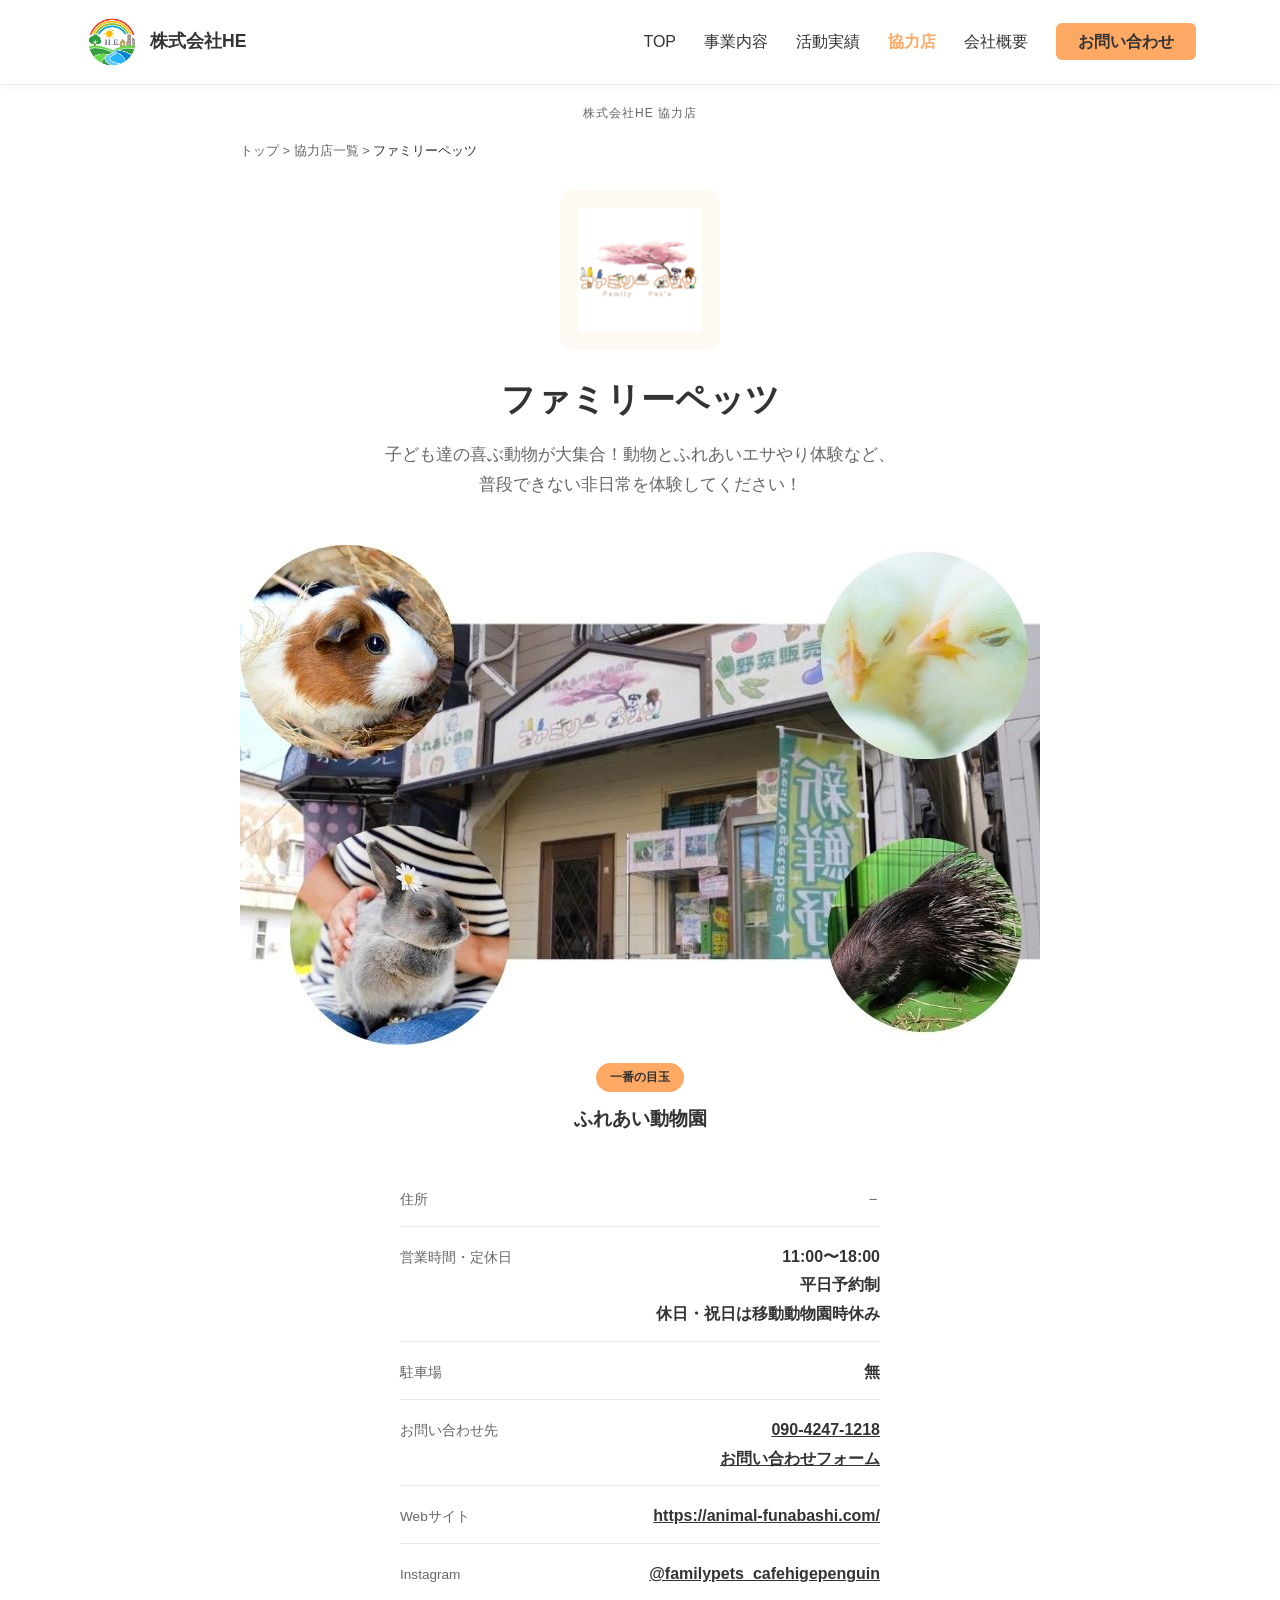
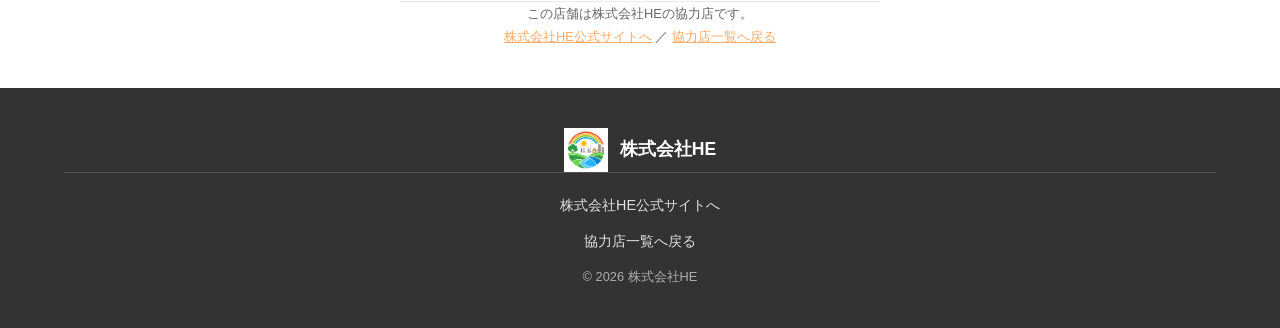
<file: partners/family-pets/index.html>
<!DOCTYPE html>

<html lang="ja">
<head>
<meta charset="UTF-8">
<meta name="viewport" content="width=device-width, initial-scale=1.0">
<link rel="icon" type="image/png" href="/images/favicon.png">
<link rel="apple-touch-icon" href="/images/apple-touch-icon.png">

<!-- 店舗名を入力 -->
<title>ファミリーペッツ｜株式会社HE協力店</title>
<!-- 商品説明やキャッチコピーを踏まえてdescriptionを入力 -->
<meta name="description" content="株式会社HE協力店、ファミリーペッツの紹介ページです。">
<link rel="canonical" href="https://he-company.com/partners/family-pets/">

<meta property="og:type" content="website">
<meta property="og:site_name" content="株式会社HE">
<meta property="og:locale" content="ja_JP">
<meta property="og:title" content="ファミリーペッツ｜株式会社HE協力店">
<meta property="og:description" content="株式会社HE協力店、ファミリーペッツの紹介ページです。">
<meta property="og:url" content="https://he-company.com/partners/family-pets/">
<meta property="og:image" content="https://he-company.com/images/partners/family-pets/main-product.jpg">

<!-- SEO: X(Twitter)カード -->
<meta name="twitter:card" content="summary_large_image">
<meta name="twitter:title" content="ファミリーペッツ｜株式会社HE協力店">
<meta name="twitter:description" content="株式会社HE協力店、ファミリーペッツの紹介ページです。">
<meta name="twitter:image" content="https://he-company.com/images/partners/family-pets/main-product.jpg">

<link rel="stylesheet" href="/style.css">
<link rel="stylesheet" href="/partners.css">
<!-- SEO: Organization構造化データ（トップページと同一内容。サイト全体でエンティティ・別名の一貫性を持たせる） -->
<script type="application/ld+json">
{
  "@context": "https://schema.org",
  "@type": "Organization",
  "name": "株式会社HE",
  "alternateName": ["Hello everyone!", "H.E.", "ハロエブ"],
  "url": "https://he-company.com/",
  "logo": "https://he-company.com/images/logo.png",
  "address": {
    "@type": "PostalAddress",
    "addressCountry": "JP",
    "addressRegion": "茨城県",
    "addressLocality": "守谷市",
    "streetAddress": "野木崎619-5 2階"
  }
}
</script>
</head>
<body>

<header>
    <div class="header-inner container">

        <a href="/" class="brand">
            <img src="/images/logo.png" alt="株式会社HEロゴ" class="site-logo" width="1701" height="1701" decoding="async">
            <span class="site-name">株式会社HE</span>
        </a>

        <div class="hamburger" id="hamburger" aria-label="メニューを開く">
            <span></span>
            <span></span>
            <span></span>
        </div>

        <nav id="nav-menu">
            <ul>
                <li><a href="/#hero">TOP</a></li>
                <li><a href="/#services">事業内容</a></li>
                <li><a href="/#results">活動実績</a></li>
                <li><a href="/partners/" class="active" aria-current="page">協力店</a></li>
                <li><a href="/#company">会社概要</a></li>
                <li class="nav-cta"><a href="https://momentous-centipede-1d2.notion.site/3d03552071dd80219933c4e83ecb9e5e?pvs=105" target="_blank" rel="noopener">お問い合わせ</a></li>
            </ul>
        </nav>

    </div>
</header>

<p class="partner-tag">株式会社HE 協力店</p>

<nav class="breadcrumb" aria-label="パンくずリスト">
    <div class="partner-container">
        <a href="/">トップ</a> <span>&gt;</span> <a href="/partners/">協力店一覧</a> <span>&gt;</span> <span aria-current="page">ファミリーペッツ</span>
    </div>
</nav>

<main class="partner-container fade-in">

    <div class="partner-logo-box">
        <!-- ロゴ画像を差し替え: /images/partners/family-pets/logo.png -->
        <img src="/images/partners/family-pets/logo.png" alt="ファミリーペッツのロゴ" width="500" height="500" decoding="async">
    </div>

    <!-- 店舗名を入力 -->
    <h1 class="partner-name">ファミリーペッツ</h1>

    <!-- キャッチコピーを入力 -->
    <p class="partner-catch">子ども達の喜ぶ動物が大集合！動物とふれあいエサやり体験など、普段できない非日常を体験してください！</p>

    <h2 class="sr-only">商品・サービス</h2>
    <div class="partner-product">
        <div class="partner-product-image">
            <!-- 目玉商品・サービス画像を差し替え: /images/partners/family-pets/main-product.jpg -->
            <img src="/images/partners/family-pets/main-product.jpg" alt="ファミリーペッツのふれあい動物園" width="800" height="500" loading="lazy" decoding="async">
        </div>
        <p class="partner-product-label">一番の目玉</p>
        <!-- 目玉商品名を入力 -->
        <p class="partner-product-name">ふれあい動物園</p>
    </div>

    <h2 class="sr-only">店舗情報</h2>
    <div class="partner-info">
        <div>
            <dt>住所</dt>
            <dd class="is-placeholder">－</dd>
        </div>
        <div>
            <dt>営業時間・定休日</dt>
            <dd>11:00〜18:00<br>平日予約制<br>休日・祝日は移動動物園時休み</dd>
        </div>
        <div>
            <dt>駐車場</dt>
            <dd>無</dd>
        </div>
        <div>
            <dt>お問い合わせ先</dt>
            <dd><a href="tel:09042471218">090-4247-1218</a><br><a href="https://animal-funabashi.com/contact/" target="_blank" rel="noopener">お問い合わせフォーム</a></dd>
        </div>
        <div>
            <dt>Webサイト</dt>
            <dd><a href="https://animal-funabashi.com/" target="_blank" rel="noopener">https://animal-funabashi.com/</a></dd>
        </div>
        <div>
            <dt>Instagram</dt>
            <dd><a href="https://www.instagram.com/familypets_cafehigepenguin" target="_blank" rel="noopener">@familypets_cafehigepenguin</a></dd>
        </div>
    </div>

    <p class="partner-footnote">
        この店舗は株式会社HEの協力店です。<br>
        <a href="/">株式会社HE公式サイトへ</a> ／ <a href="/partners/">協力店一覧へ戻る</a>
    </p>

</main>

<footer class="partner-footer">

    <div class="container footer-grid">
        <div class="footer-brand">
            <img src="/images/logo.png" alt="株式会社HEロゴ" class="site-logo" width="1701" height="1701" loading="lazy" decoding="async">
            <span class="site-name" style="color:#fff;">株式会社HE</span>
        </div>
    </div>

    <div class="container footer-legal">
        <a href="/">株式会社HE公式サイトへ</a>
        <a href="/partners/">協力店一覧へ戻る</a>
        <p>© 2026 株式会社HE</p>
    </div>

</footer>

<script src="/script.js"></script>
</body>
</html>
</file>
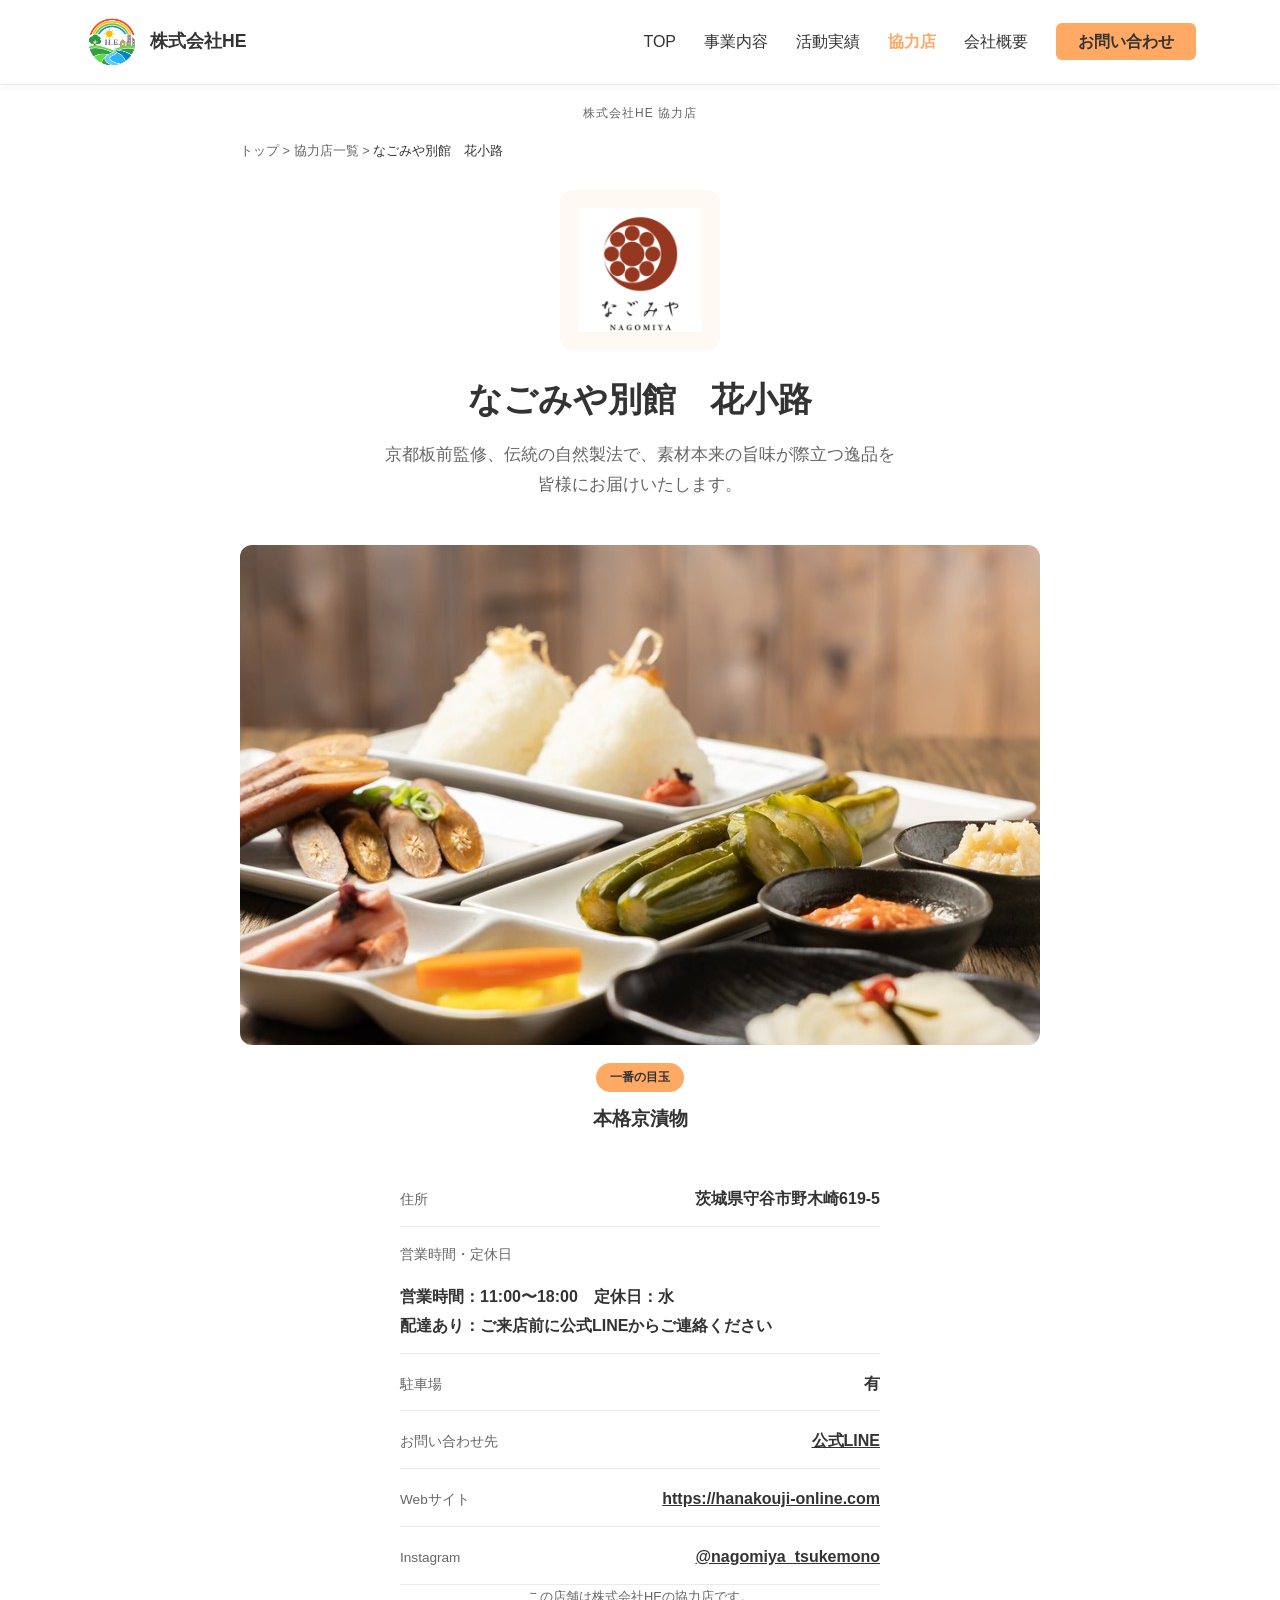
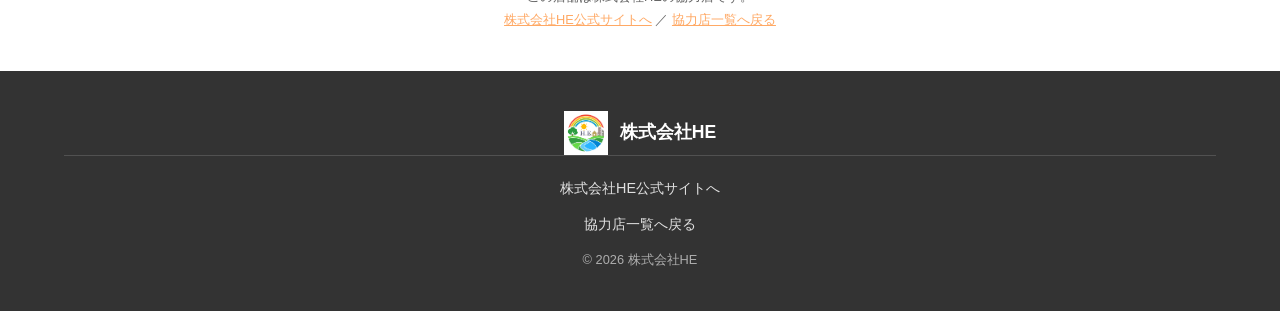
<file: partners/hanakouji/index.html>
<!DOCTYPE html>

<html lang="ja">
<head>
<meta charset="UTF-8">
<meta name="viewport" content="width=device-width, initial-scale=1.0">
<link rel="icon" type="image/png" href="/images/favicon.png">
<link rel="apple-touch-icon" href="/images/apple-touch-icon.png">

<!-- 店舗名を入力 -->
<title>なごみや別館　花小路｜株式会社HE協力店</title>
<!-- 商品説明やキャッチコピーを踏まえてdescriptionを入力 -->
<meta name="description" content="株式会社HE協力店、なごみや別館　花小路の紹介ページです。">
<link rel="canonical" href="https://he-company.com/partners/hanakouji/">

<meta property="og:type" content="website">
<meta property="og:site_name" content="株式会社HE">
<meta property="og:locale" content="ja_JP">
<meta property="og:title" content="なごみや別館　花小路｜株式会社HE協力店">
<meta property="og:description" content="株式会社HE協力店、なごみや別館　花小路の紹介ページです。">
<meta property="og:url" content="https://he-company.com/partners/hanakouji/">
<meta property="og:image" content="https://he-company.com/images/partners/hanakouji/main-product.jpg">

<!-- SEO: X(Twitter)カード -->
<meta name="twitter:card" content="summary_large_image">
<meta name="twitter:title" content="なごみや別館　花小路｜株式会社HE協力店">
<meta name="twitter:description" content="株式会社HE協力店、なごみや別館　花小路の紹介ページです。">
<meta name="twitter:image" content="https://he-company.com/images/partners/hanakouji/main-product.jpg">

<link rel="stylesheet" href="/style.css">
<link rel="stylesheet" href="/partners.css">
<!-- SEO: Organization構造化データ（トップページと同一内容。サイト全体でエンティティ・別名の一貫性を持たせる） -->
<script type="application/ld+json">
{
  "@context": "https://schema.org",
  "@type": "Organization",
  "name": "株式会社HE",
  "alternateName": ["Hello everyone!", "H.E.", "ハロエブ"],
  "url": "https://he-company.com/",
  "logo": "https://he-company.com/images/logo.png",
  "address": {
    "@type": "PostalAddress",
    "addressCountry": "JP",
    "addressRegion": "茨城県",
    "addressLocality": "守谷市",
    "streetAddress": "野木崎619-5 2階"
  }
}
</script>
</head>
<body>

<header>
    <div class="header-inner container">

        <a href="/" class="brand">
            <img src="/images/logo.png" alt="株式会社HEロゴ" class="site-logo" width="1701" height="1701" decoding="async">
            <span class="site-name">株式会社HE</span>
        </a>

        <div class="hamburger" id="hamburger" aria-label="メニューを開く">
            <span></span>
            <span></span>
            <span></span>
        </div>

        <nav id="nav-menu">
            <ul>
                <li><a href="/#hero">TOP</a></li>
                <li><a href="/#services">事業内容</a></li>
                <li><a href="/#results">活動実績</a></li>
                <li><a href="/partners/" class="active" aria-current="page">協力店</a></li>
                <li><a href="/#company">会社概要</a></li>
                <li class="nav-cta"><a href="https://momentous-centipede-1d2.notion.site/3d03552071dd80219933c4e83ecb9e5e?pvs=105" target="_blank" rel="noopener">お問い合わせ</a></li>
            </ul>
        </nav>

    </div>
</header>

<p class="partner-tag">株式会社HE 協力店</p>

<nav class="breadcrumb" aria-label="パンくずリスト">
    <div class="partner-container">
        <a href="/">トップ</a> <span>&gt;</span> <a href="/partners/">協力店一覧</a> <span>&gt;</span> <span aria-current="page">なごみや別館　花小路</span>
    </div>
</nav>

<main class="partner-container fade-in">

    <div class="partner-logo-box">
        <!-- ロゴ画像を差し替え: /images/partners/hanakouji/logo.png -->
        <img src="/images/partners/hanakouji/logo.png" alt="なごみや別館　花小路のロゴ" width="500" height="500" decoding="async">
    </div>

    <!-- 店舗名を入力 -->
    <h1 class="partner-name">なごみや別館　花小路</h1>

    <!-- キャッチコピーを入力 -->
    <p class="partner-catch">京都板前監修、伝統の自然製法で、素材本来の旨味が際立つ逸品を皆様にお届けいたします。</p>

    <h2 class="sr-only">商品・サービス</h2>
    <div class="partner-product">
        <div class="partner-product-image">
            <!-- 目玉商品・サービス画像を差し替え: /images/partners/hanakouji/main-product.jpg -->
            <img src="/images/partners/hanakouji/main-product.jpg" alt="なごみや別館　花小路の本格京漬物" width="800" height="500" loading="lazy" decoding="async">
        </div>
        <p class="partner-product-label">一番の目玉</p>
        <!-- 目玉商品名を入力 -->
        <p class="partner-product-name">本格京漬物</p>
    </div>

    <h2 class="sr-only">店舗情報</h2>
    <div class="partner-info">
        <div>
            <dt>住所</dt>
            <dd>茨城県守谷市野木崎619-5</dd>
        </div>
        <div>
            <dt>営業時間・定休日</dt>
            <dd class="text-left">営業時間：11:00〜18:00　定休日：水<br>配達あり：ご来店前に公式LINEからご連絡ください</dd>
        </div>
        <div>
            <dt>駐車場</dt>
            <dd>有</dd>
        </div>
        <div>
            <dt>お問い合わせ先</dt>
            <dd><a href="https://page.line.me/877fknzu" target="_blank" rel="noopener">公式LINE</a></dd>
        </div>
        <div>
            <dt>Webサイト</dt>
            <dd><a href="https://hanakouji-online.com" target="_blank" rel="noopener">https://hanakouji-online.com</a></dd>
        </div>
        <div>
            <dt>Instagram</dt>
            <dd><a href="https://www.instagram.com/nagomiya_tsukemono/" target="_blank" rel="noopener">@nagomiya_tsukemono</a></dd>
        </div>
    </div>

    <p class="partner-footnote">
        この店舗は株式会社HEの協力店です。<br>
        <a href="/">株式会社HE公式サイトへ</a> ／ <a href="/partners/">協力店一覧へ戻る</a>
    </p>

</main>

<footer class="partner-footer">

    <div class="container footer-grid">
        <div class="footer-brand">
            <img src="/images/logo.png" alt="株式会社HEロゴ" class="site-logo" width="1701" height="1701" loading="lazy" decoding="async">
            <span class="site-name" style="color:#fff;">株式会社HE</span>
        </div>
    </div>

    <div class="container footer-legal">
        <a href="/">株式会社HE公式サイトへ</a>
        <a href="/partners/">協力店一覧へ戻る</a>
        <p>© 2026 株式会社HE</p>
    </div>

</footer>

<script src="/script.js"></script>
</body>
</html>
</file>
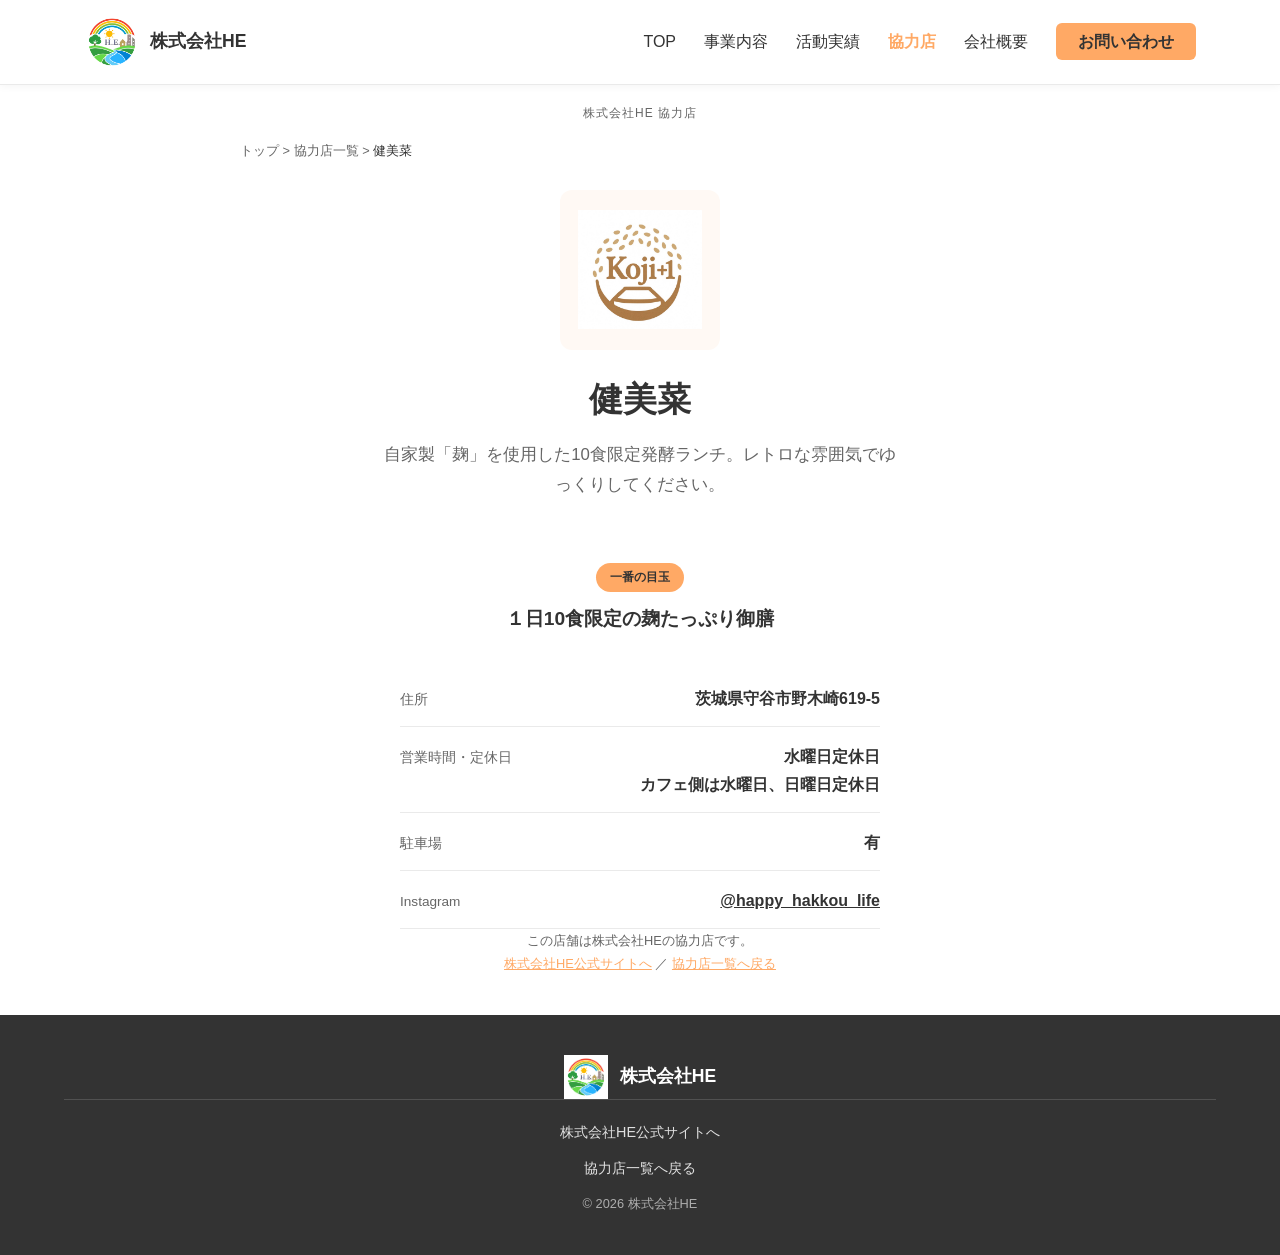
<file: partners/kenbina/index.html>
<!DOCTYPE html>

<html lang="ja">
<head>
<meta charset="UTF-8">
<meta name="viewport" content="width=device-width, initial-scale=1.0">
<link rel="icon" type="image/png" href="/images/favicon.png">
<link rel="apple-touch-icon" href="/images/apple-touch-icon.png">

<!-- 店舗名を入力 -->
<title>健美菜｜株式会社HE協力店</title>
<!-- 商品説明やキャッチコピーを踏まえてdescriptionを入力 -->
<meta name="description" content="株式会社HE協力店、健美菜の紹介ページです。">
<link rel="canonical" href="https://he-company.com/partners/kenbina/">

<meta property="og:type" content="website">
<meta property="og:site_name" content="株式会社HE">
<meta property="og:locale" content="ja_JP">
<meta property="og:title" content="健美菜｜株式会社HE協力店">
<meta property="og:description" content="株式会社HE協力店、健美菜の紹介ページです。">
<meta property="og:url" content="https://he-company.com/partners/kenbina/">
<meta property="og:image" content="https://he-company.com/images/partners/kenbina/logo.png">

<!-- SEO: X(Twitter)カード -->
<meta name="twitter:card" content="summary_large_image">
<meta name="twitter:title" content="健美菜｜株式会社HE協力店">
<meta name="twitter:description" content="株式会社HE協力店、健美菜の紹介ページです。">
<meta name="twitter:image" content="https://he-company.com/images/partners/kenbina/logo.png">

<link rel="stylesheet" href="/style.css">
<link rel="stylesheet" href="/partners.css">
<!-- SEO: Organization構造化データ（トップページと同一内容。サイト全体でエンティティ・別名の一貫性を持たせる） -->
<script type="application/ld+json">
{
  "@context": "https://schema.org",
  "@type": "Organization",
  "name": "株式会社HE",
  "alternateName": ["Hello everyone!", "H.E.", "ハロエブ"],
  "url": "https://he-company.com/",
  "logo": "https://he-company.com/images/logo.png",
  "address": {
    "@type": "PostalAddress",
    "addressCountry": "JP",
    "addressRegion": "茨城県",
    "addressLocality": "守谷市",
    "streetAddress": "野木崎619-5 2階"
  }
}
</script>
</head>
<body>

<header>
    <div class="header-inner container">

        <a href="/" class="brand">
            <img src="/images/logo.png" alt="株式会社HEロゴ" class="site-logo" width="1701" height="1701" decoding="async">
            <span class="site-name">株式会社HE</span>
        </a>

        <div class="hamburger" id="hamburger" aria-label="メニューを開く">
            <span></span>
            <span></span>
            <span></span>
        </div>

        <nav id="nav-menu">
            <ul>
                <li><a href="/#hero">TOP</a></li>
                <li><a href="/#services">事業内容</a></li>
                <li><a href="/#results">活動実績</a></li>
                <li><a href="/partners/" class="active" aria-current="page">協力店</a></li>
                <li><a href="/#company">会社概要</a></li>
                <li class="nav-cta"><a href="/#contact">お問い合わせ</a></li>
            </ul>
        </nav>

    </div>
</header>

<p class="partner-tag">株式会社HE 協力店</p>

<nav class="breadcrumb" aria-label="パンくずリスト">
    <div class="partner-container">
        <a href="/">トップ</a> <span>&gt;</span> <a href="/partners/">協力店一覧</a> <span>&gt;</span> <span aria-current="page">健美菜</span>
    </div>
</nav>

<main class="partner-container fade-in">

    <div class="partner-logo-box">
        <!-- ロゴ画像を差し替え: /images/partners/kenbina/logo.png -->
        <img src="/images/partners/kenbina/logo.png" alt="健美菜のロゴ" width="500" height="500" decoding="async">
    </div>

    <!-- 店舗名を入力 -->
    <h1 class="partner-name">健美菜</h1>

    <!-- キャッチコピーを入力 -->
    <p class="partner-catch">自家製「麹」を使用した10食限定発酵ランチ。レトロな雰囲気でゆっくりしてください。</p>

    <h2 class="sr-only">商品・サービス</h2>
    <div class="partner-product">
        <p class="partner-product-label">一番の目玉</p>
        <!-- 目玉商品名を入力 -->
        <p class="partner-product-name">１日10食限定の麹たっぷり御膳</p>
    </div>

    <h2 class="sr-only">店舗情報</h2>
    <div class="partner-info">
        <div>
            <!-- 住所を入力 -->
            <dt>住所</dt>
            <dd>茨城県守谷市野木崎619-5</dd>
        </div>
        <div>
            <!-- 営業時間・定休日を入力 -->
            <dt>営業時間・定休日</dt>
            <dd>水曜日定休日<br>カフェ側は水曜日、日曜日定休日</dd>
        </div>
        <div>
            <!-- 駐車場情報を入力 -->
            <dt>駐車場</dt>
            <dd>有</dd>
        </div>
        <div>
            <!-- InstagramのURLを入力 -->
            <dt>Instagram</dt>
            <dd><a href="https://www.instagram.com/happy_hakkou_life" target="_blank" rel="noopener">@happy_hakkou_life</a></dd>
        </div>
    </div>

    <p class="partner-footnote">
        この店舗は株式会社HEの協力店です。<br>
        <a href="/">株式会社HE公式サイトへ</a> ／ <a href="/partners/">協力店一覧へ戻る</a>
    </p>

</main>

<footer class="partner-footer">

    <div class="container footer-grid">
        <div class="footer-brand">
            <img src="/images/logo.png" alt="株式会社HEロゴ" class="site-logo" width="1701" height="1701" loading="lazy" decoding="async">
            <span class="site-name" style="color:#fff;">株式会社HE</span>
        </div>
    </div>

    <div class="container footer-legal">
        <a href="/">株式会社HE公式サイトへ</a>
        <a href="/partners/">協力店一覧へ戻る</a>
        <p>© 2026 株式会社HE</p>
    </div>

</footer>

<script src="/script.js"></script>
</body>
</html>
</file>
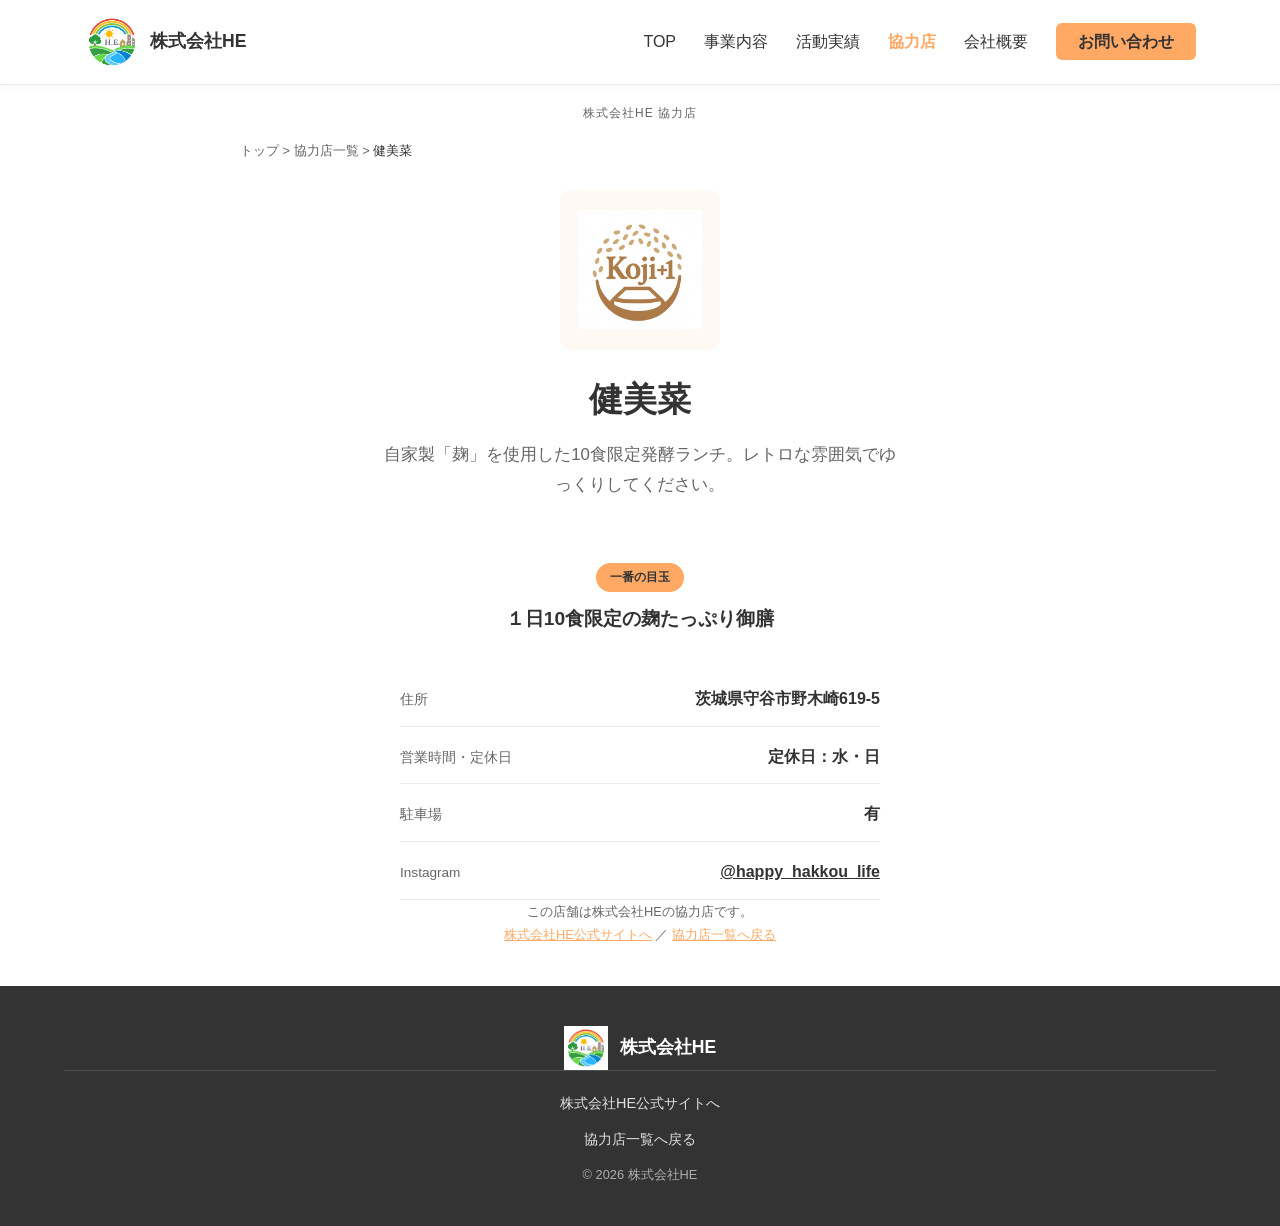
<file: partners/kenbisai/index.html>
<!DOCTYPE html>

<html lang="ja">
<head>
<meta charset="UTF-8">
<meta name="viewport" content="width=device-width, initial-scale=1.0">
<link rel="icon" type="image/png" href="/images/favicon.png">
<link rel="apple-touch-icon" href="/images/apple-touch-icon.png">

<!-- 店舗名を入力 -->
<title>健美菜｜株式会社HE協力店</title>
<!-- 商品説明やキャッチコピーを踏まえてdescriptionを入力 -->
<meta name="description" content="株式会社HE協力店、健美菜の紹介ページです。">
<link rel="canonical" href="https://he-company.com/partners/kenbisai/">

<meta property="og:type" content="website">
<meta property="og:site_name" content="株式会社HE">
<meta property="og:locale" content="ja_JP">
<meta property="og:title" content="健美菜｜株式会社HE協力店">
<meta property="og:description" content="株式会社HE協力店、健美菜の紹介ページです。">
<meta property="og:url" content="https://he-company.com/partners/kenbisai/">
<meta property="og:image" content="https://he-company.com/images/partners/kenbisai/logo.png">

<!-- SEO: X(Twitter)カード -->
<meta name="twitter:card" content="summary_large_image">
<meta name="twitter:title" content="健美菜｜株式会社HE協力店">
<meta name="twitter:description" content="株式会社HE協力店、健美菜の紹介ページです。">
<meta name="twitter:image" content="https://he-company.com/images/partners/kenbisai/logo.png">

<link rel="stylesheet" href="/style.css">
<link rel="stylesheet" href="/partners.css">
<!-- SEO: Organization構造化データ（トップページと同一内容。サイト全体でエンティティ・別名の一貫性を持たせる） -->
<script type="application/ld+json">
{
  "@context": "https://schema.org",
  "@type": "Organization",
  "name": "株式会社HE",
  "alternateName": ["Hello everyone!", "H.E.", "ハロエブ"],
  "url": "https://he-company.com/",
  "logo": "https://he-company.com/images/logo.png",
  "address": {
    "@type": "PostalAddress",
    "addressCountry": "JP",
    "addressRegion": "茨城県",
    "addressLocality": "守谷市",
    "streetAddress": "野木崎619-5 2階"
  }
}
</script>
</head>
<body>

<header>
    <div class="header-inner container">

        <a href="/" class="brand">
            <img src="/images/logo.png" alt="株式会社HEロゴ" class="site-logo" width="1701" height="1701" decoding="async">
            <span class="site-name">株式会社HE</span>
        </a>

        <div class="hamburger" id="hamburger" aria-label="メニューを開く">
            <span></span>
            <span></span>
            <span></span>
        </div>

        <nav id="nav-menu">
            <ul>
                <li><a href="/#hero">TOP</a></li>
                <li><a href="/#services">事業内容</a></li>
                <li><a href="/#results">活動実績</a></li>
                <li><a href="/partners/" class="active" aria-current="page">協力店</a></li>
                <li><a href="/#company">会社概要</a></li>
                <li class="nav-cta"><a href="https://momentous-centipede-1d2.notion.site/3d03552071dd80219933c4e83ecb9e5e?pvs=105" target="_blank" rel="noopener">お問い合わせ</a></li>
            </ul>
        </nav>

    </div>
</header>

<p class="partner-tag">株式会社HE 協力店</p>

<nav class="breadcrumb" aria-label="パンくずリスト">
    <div class="partner-container">
        <a href="/">トップ</a> <span>&gt;</span> <a href="/partners/">協力店一覧</a> <span>&gt;</span> <span aria-current="page">健美菜</span>
    </div>
</nav>

<main class="partner-container fade-in">

    <div class="partner-logo-box">
        <!-- ロゴ画像を差し替え: /images/partners/kenbisai/logo.png -->
        <img src="/images/partners/kenbisai/logo.png" alt="健美菜のロゴ" width="500" height="500" decoding="async">
    </div>

    <!-- 店舗名を入力 -->
    <h1 class="partner-name">健美菜</h1>

    <!-- キャッチコピーを入力 -->
    <p class="partner-catch">自家製「麹」を使用した10食限定発酵ランチ。レトロな雰囲気でゆっくりしてください。</p>

    <h2 class="sr-only">商品・サービス</h2>
    <div class="partner-product">
        <p class="partner-product-label">一番の目玉</p>
        <!-- 目玉商品名を入力 -->
        <p class="partner-product-name">１日10食限定の麹たっぷり御膳</p>
    </div>

    <h2 class="sr-only">店舗情報</h2>
    <div class="partner-info">
        <div>
            <!-- 住所を入力 -->
            <dt>住所</dt>
            <dd>茨城県守谷市野木崎619-5</dd>
        </div>
        <div>
            <!-- 営業時間・定休日を入力 -->
            <dt>営業時間・定休日</dt>
            <dd>定休日：水・日</dd>
        </div>
        <div>
            <!-- 駐車場情報を入力 -->
            <dt>駐車場</dt>
            <dd>有</dd>
        </div>
        <div>
            <!-- InstagramのURLを入力 -->
            <dt>Instagram</dt>
            <dd><a href="https://www.instagram.com/happy_hakkou_life" target="_blank" rel="noopener">@happy_hakkou_life</a></dd>
        </div>
    </div>

    <p class="partner-footnote">
        この店舗は株式会社HEの協力店です。<br>
        <a href="/">株式会社HE公式サイトへ</a> ／ <a href="/partners/">協力店一覧へ戻る</a>
    </p>

</main>

<footer class="partner-footer">

    <div class="container footer-grid">
        <div class="footer-brand">
            <img src="/images/logo.png" alt="株式会社HEロゴ" class="site-logo" width="1701" height="1701" loading="lazy" decoding="async">
            <span class="site-name" style="color:#fff;">株式会社HE</span>
        </div>
    </div>

    <div class="container footer-legal">
        <a href="/">株式会社HE公式サイトへ</a>
        <a href="/partners/">協力店一覧へ戻る</a>
        <p>© 2026 株式会社HE</p>
    </div>

</footer>

<script src="/script.js"></script>
</body>
</html>
</file>
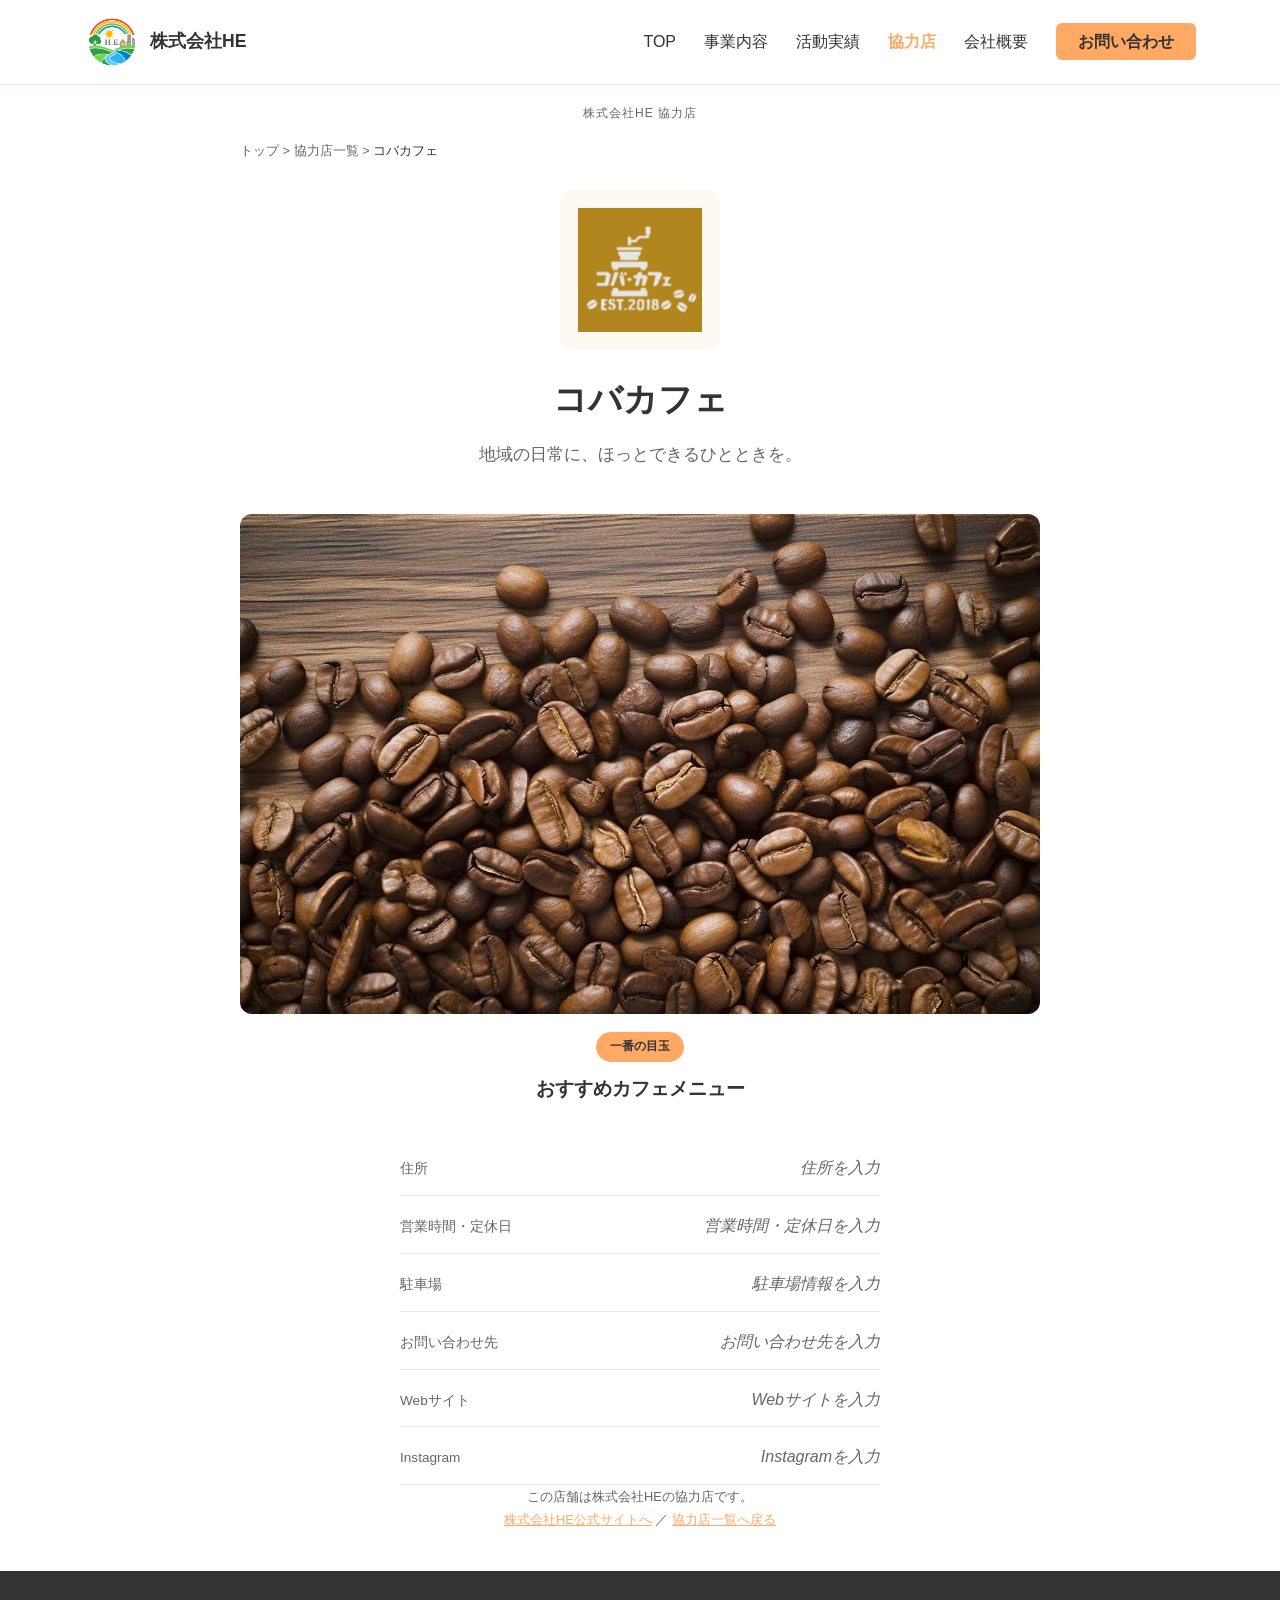
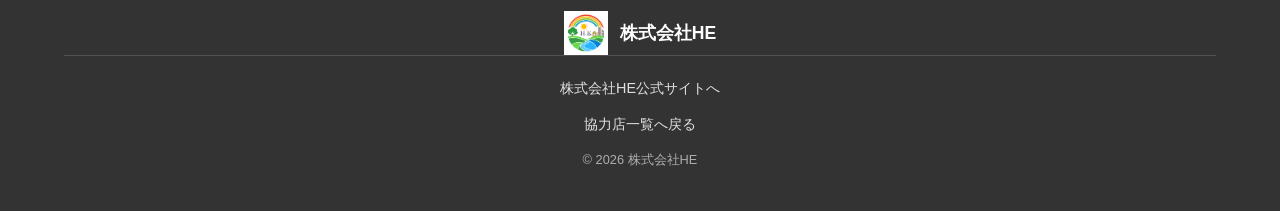
<file: partners/kobacafe/index.html>
<!DOCTYPE html>

<html lang="ja">
<head>
<meta charset="UTF-8">
<meta name="viewport" content="width=device-width, initial-scale=1.0">
<link rel="icon" type="image/png" href="/images/favicon.png">
<link rel="apple-touch-icon" href="/images/apple-touch-icon.png">

<!-- 店舗名を入力 -->
<title>コバカフェ｜株式会社HE協力店</title>
<!-- 商品説明やキャッチコピーを踏まえてdescriptionを入力 -->
<meta name="description" content="株式会社HE協力店、コバカフェの紹介ページです。">
<link rel="canonical" href="https://he-company.com/partners/kobacafe/">

<meta property="og:type" content="website">
<meta property="og:site_name" content="株式会社HE">
<meta property="og:locale" content="ja_JP">
<meta property="og:title" content="コバカフェ｜株式会社HE協力店">
<meta property="og:description" content="株式会社HE協力店、コバカフェの紹介ページです。">
<meta property="og:url" content="https://he-company.com/partners/kobacafe/">
<meta property="og:image" content="https://he-company.com/images/partners/kobacafe/main-product.jpg">

<!-- SEO: X(Twitter)カード -->
<meta name="twitter:card" content="summary_large_image">
<meta name="twitter:title" content="コバカフェ｜株式会社HE協力店">
<meta name="twitter:description" content="株式会社HE協力店、コバカフェの紹介ページです。">
<meta name="twitter:image" content="https://he-company.com/images/partners/kobacafe/main-product.jpg">

<link rel="stylesheet" href="/style.css">
<link rel="stylesheet" href="/partners.css">
<!-- SEO: Organization構造化データ（トップページと同一内容。サイト全体でエンティティ・別名の一貫性を持たせる） -->
<script type="application/ld+json">
{
  "@context": "https://schema.org",
  "@type": "Organization",
  "name": "株式会社HE",
  "alternateName": ["Hello everyone!", "H.E.", "ハロエブ"],
  "url": "https://he-company.com/",
  "logo": "https://he-company.com/images/logo.png",
  "address": {
    "@type": "PostalAddress",
    "addressCountry": "JP",
    "addressRegion": "茨城県",
    "addressLocality": "守谷市",
    "streetAddress": "野木崎619-5 2階"
  }
}
</script>
</head>
<body>

<header>
    <div class="header-inner container">

        <a href="/" class="brand">
            <img src="/images/logo.png" alt="株式会社HEロゴ" class="site-logo" width="1701" height="1701" decoding="async">
            <span class="site-name">株式会社HE</span>
        </a>

        <div class="hamburger" id="hamburger" aria-label="メニューを開く">
            <span></span>
            <span></span>
            <span></span>
        </div>

        <nav id="nav-menu">
            <ul>
                <li><a href="/#hero">TOP</a></li>
                <li><a href="/#services">事業内容</a></li>
                <li><a href="/#results">活動実績</a></li>
                <li><a href="/partners/" class="active" aria-current="page">協力店</a></li>
                <li><a href="/#company">会社概要</a></li>
                <li class="nav-cta"><a href="https://momentous-centipede-1d2.notion.site/3d03552071dd80219933c4e83ecb9e5e?pvs=105" target="_blank" rel="noopener">お問い合わせ</a></li>
            </ul>
        </nav>

    </div>
</header>

<p class="partner-tag">株式会社HE 協力店</p>

<nav class="breadcrumb" aria-label="パンくずリスト">
    <div class="partner-container">
        <a href="/">トップ</a> <span>&gt;</span> <a href="/partners/">協力店一覧</a> <span>&gt;</span> <span aria-current="page">コバカフェ</span>
    </div>
</nav>

<main class="partner-container fade-in">

    <div class="partner-logo-box">
        <!-- ロゴ画像を差し替え: /images/partners/kobacafe/logo.png -->
        <img src="/images/partners/kobacafe/logo.png" alt="コバカフェのロゴ" width="500" height="500" decoding="async">
    </div>

    <!-- 店舗名を入力 -->
    <h1 class="partner-name">コバカフェ</h1>

    <!-- キャッチコピーを入力 -->
    <p class="partner-catch">地域の日常に、ほっとできるひとときを。</p>

    <h2 class="sr-only">商品・サービス</h2>
    <div class="partner-product">
        <div class="partner-product-image">
            <!-- 目玉商品・サービス画像を差し替え: /images/partners/kobacafe/main-product.jpg -->
            <img src="/images/partners/kobacafe/main-product.jpg" alt="コバカフェのおすすめカフェメニュー" width="800" height="500" loading="lazy" decoding="async">
        </div>
        <p class="partner-product-label">一番の目玉</p>
        <!-- 目玉商品名を入力 -->
        <p class="partner-product-name">おすすめカフェメニュー</p>
    </div>

    <h2 class="sr-only">店舗情報</h2>
    <div class="partner-info">
        <div>
            <!-- 住所を入力 -->
            <dt>住所</dt>
            <dd class="is-placeholder">住所を入力</dd>
        </div>
        <div>
            <!-- 営業時間・定休日を入力 -->
            <dt>営業時間・定休日</dt>
            <dd class="is-placeholder">営業時間・定休日を入力</dd>
        </div>
        <div>
            <!-- 駐車場情報を入力 -->
            <dt>駐車場</dt>
            <dd class="is-placeholder">駐車場情報を入力</dd>
        </div>
        <div>
            <!-- お問い合わせ先を入力 -->
            <dt>お問い合わせ先</dt>
            <dd class="is-placeholder">お問い合わせ先を入力</dd>
        </div>
        <div>
            <!-- WebサイトURLを入力 -->
            <dt>Webサイト</dt>
            <dd class="is-placeholder">Webサイトを入力</dd>
        </div>
        <div>
            <!-- InstagramのURLを入力 -->
            <dt>Instagram</dt>
            <dd class="is-placeholder">Instagramを入力</dd>
        </div>
    </div>

    <p class="partner-footnote">
        この店舗は株式会社HEの協力店です。<br>
        <a href="/">株式会社HE公式サイトへ</a> ／ <a href="/partners/">協力店一覧へ戻る</a>
    </p>

</main>

<footer class="partner-footer">

    <div class="container footer-grid">
        <div class="footer-brand">
            <img src="/images/logo.png" alt="株式会社HEロゴ" class="site-logo" width="1701" height="1701" loading="lazy" decoding="async">
            <span class="site-name" style="color:#fff;">株式会社HE</span>
        </div>
    </div>

    <div class="container footer-legal">
        <a href="/">株式会社HE公式サイトへ</a>
        <a href="/partners/">協力店一覧へ戻る</a>
        <p>© 2026 株式会社HE</p>
    </div>

</footer>

<script src="/script.js"></script>
</body>
</html>
</file>
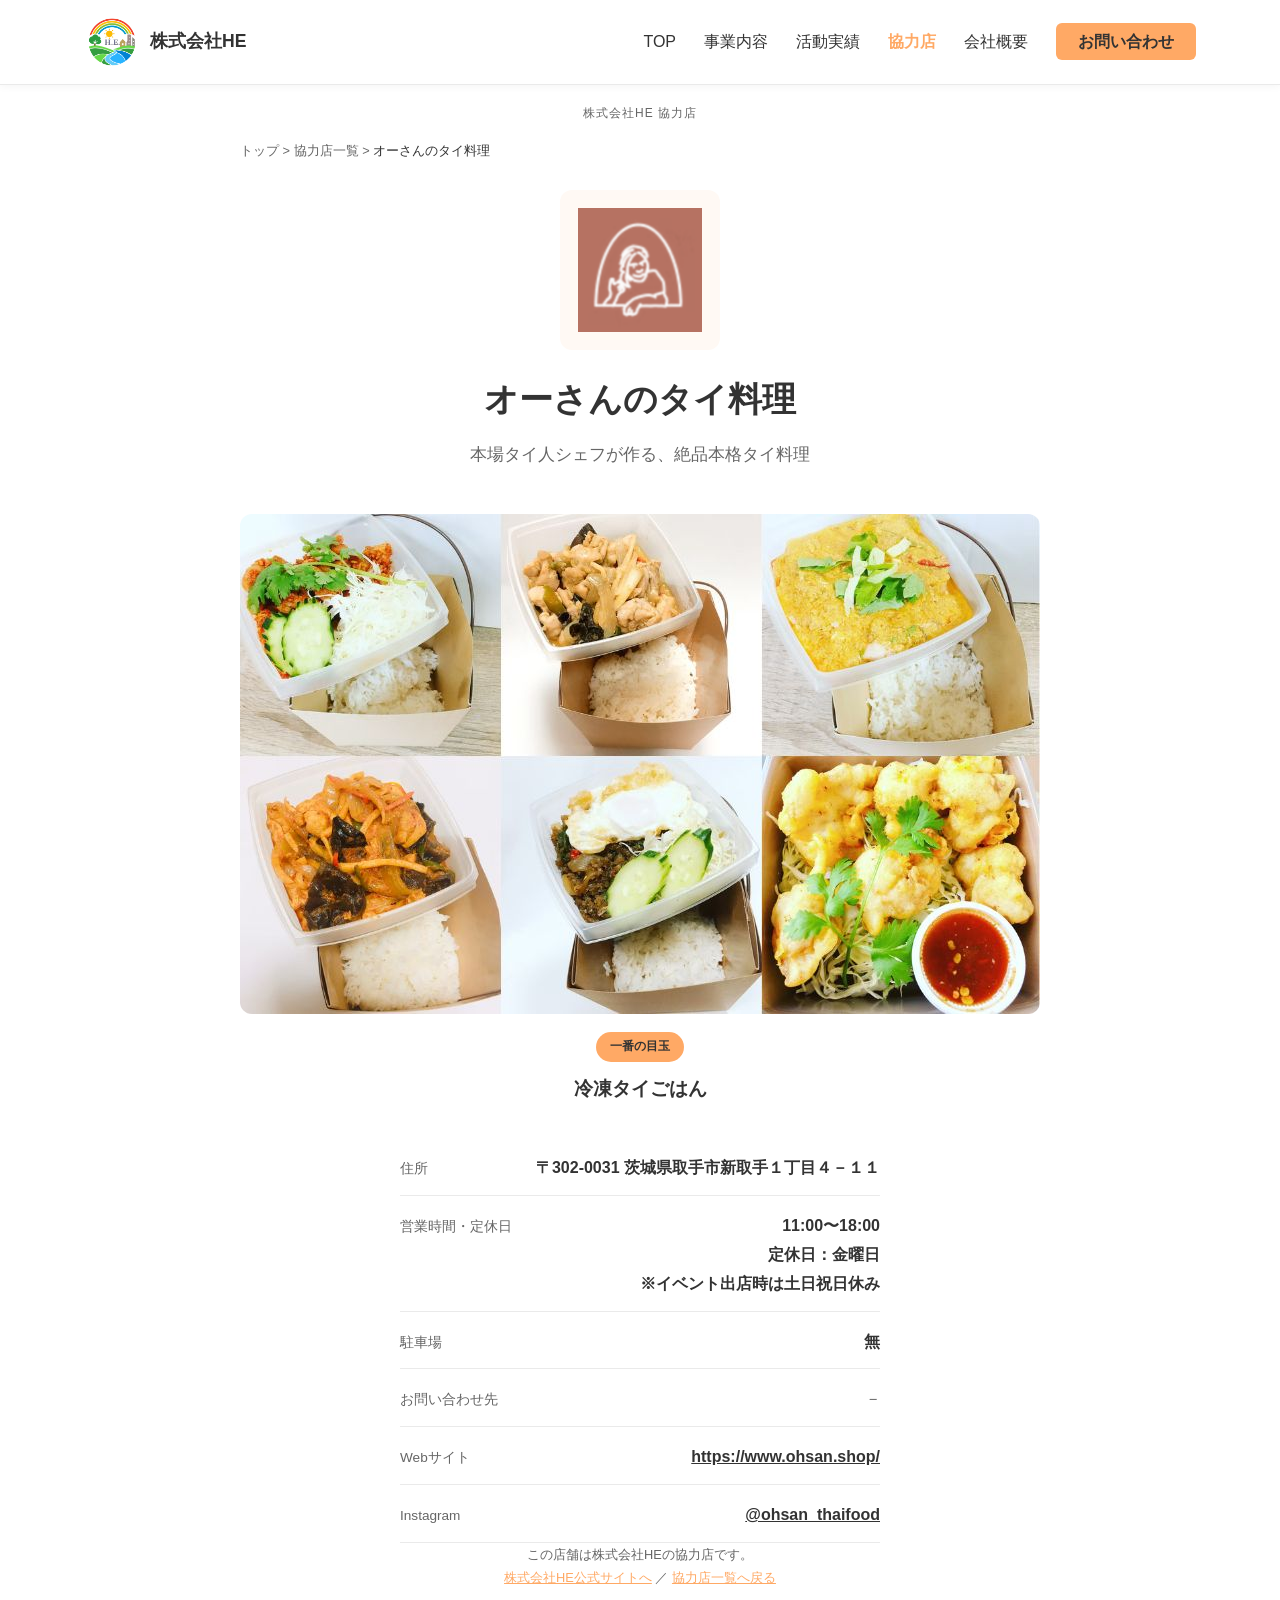
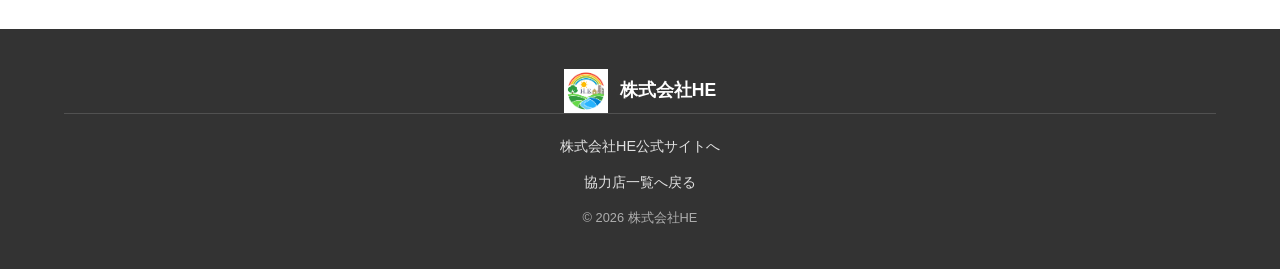
<file: partners/osan-thai/index.html>
<!DOCTYPE html>

<html lang="ja">
<head>
<meta charset="UTF-8">
<meta name="viewport" content="width=device-width, initial-scale=1.0">
<link rel="icon" type="image/png" href="/images/favicon.png">
<link rel="apple-touch-icon" href="/images/apple-touch-icon.png">

<!-- 店舗名を入力 -->
<title>オーさんのタイ料理｜株式会社HE協力店</title>
<!-- 商品説明やキャッチコピーを踏まえてdescriptionを入力 -->
<meta name="description" content="株式会社HE協力店、オーさんのタイ料理の紹介ページです。">
<link rel="canonical" href="https://he-company.com/partners/osan-thai/">

<meta property="og:type" content="website">
<meta property="og:site_name" content="株式会社HE">
<meta property="og:locale" content="ja_JP">
<meta property="og:title" content="オーさんのタイ料理｜株式会社HE協力店">
<meta property="og:description" content="株式会社HE協力店、オーさんのタイ料理の紹介ページです。">
<meta property="og:url" content="https://he-company.com/partners/osan-thai/">
<meta property="og:image" content="https://he-company.com/images/partners/osan-thai/main-product.jpg">

<!-- SEO: X(Twitter)カード -->
<meta name="twitter:card" content="summary_large_image">
<meta name="twitter:title" content="オーさんのタイ料理｜株式会社HE協力店">
<meta name="twitter:description" content="株式会社HE協力店、オーさんのタイ料理の紹介ページです。">
<meta name="twitter:image" content="https://he-company.com/images/partners/osan-thai/main-product.jpg">

<link rel="stylesheet" href="/style.css">
<link rel="stylesheet" href="/partners.css">
<!-- SEO: Organization構造化データ（トップページと同一内容。サイト全体でエンティティ・別名の一貫性を持たせる） -->
<script type="application/ld+json">
{
  "@context": "https://schema.org",
  "@type": "Organization",
  "name": "株式会社HE",
  "alternateName": ["Hello everyone!", "H.E.", "ハロエブ"],
  "url": "https://he-company.com/",
  "logo": "https://he-company.com/images/logo.png",
  "address": {
    "@type": "PostalAddress",
    "addressCountry": "JP",
    "addressRegion": "茨城県",
    "addressLocality": "守谷市",
    "streetAddress": "野木崎619-5 2階"
  }
}
</script>
</head>
<body>

<header>
    <div class="header-inner container">

        <a href="/" class="brand">
            <img src="/images/logo.png" alt="株式会社HEロゴ" class="site-logo" width="1701" height="1701" decoding="async">
            <span class="site-name">株式会社HE</span>
        </a>

        <div class="hamburger" id="hamburger" aria-label="メニューを開く">
            <span></span>
            <span></span>
            <span></span>
        </div>

        <nav id="nav-menu">
            <ul>
                <li><a href="/#hero">TOP</a></li>
                <li><a href="/#services">事業内容</a></li>
                <li><a href="/#results">活動実績</a></li>
                <li><a href="/partners/" class="active" aria-current="page">協力店</a></li>
                <li><a href="/#company">会社概要</a></li>
                <li class="nav-cta"><a href="https://momentous-centipede-1d2.notion.site/3d03552071dd80219933c4e83ecb9e5e?pvs=105" target="_blank" rel="noopener">お問い合わせ</a></li>
            </ul>
        </nav>

    </div>
</header>

<p class="partner-tag">株式会社HE 協力店</p>

<nav class="breadcrumb" aria-label="パンくずリスト">
    <div class="partner-container">
        <a href="/">トップ</a> <span>&gt;</span> <a href="/partners/">協力店一覧</a> <span>&gt;</span> <span aria-current="page">オーさんのタイ料理</span>
    </div>
</nav>

<main class="partner-container fade-in">

    <div class="partner-logo-box">
        <!-- ロゴ画像を差し替え: /images/partners/osan-thai/logo.png -->
        <img src="/images/partners/osan-thai/logo.png" alt="オーさんのタイ料理のロゴ" width="500" height="500" decoding="async">
    </div>

    <!-- 店舗名を入力 -->
    <h1 class="partner-name">オーさんのタイ料理</h1>

    <!-- キャッチコピーを入力 -->
    <p class="partner-catch">本場タイ人シェフが作る、絶品本格タイ料理</p>

    <h2 class="sr-only">商品・サービス</h2>
    <div class="partner-product">
        <div class="partner-product-image">
            <!-- 目玉商品・サービス画像を差し替え: /images/partners/osan-thai/main-product.jpg -->
            <img src="/images/partners/osan-thai/main-product.jpg" alt="オーさんのタイ料理の冷凍タイごはん" width="800" height="500" loading="lazy" decoding="async">
        </div>
        <p class="partner-product-label">一番の目玉</p>
        <!-- 目玉商品名を入力 -->
        <p class="partner-product-name">冷凍タイごはん</p>
    </div>

    <h2 class="sr-only">店舗情報</h2>
    <div class="partner-info">
        <div>
            <dt>住所</dt>
            <dd>〒302-0031 茨城県取手市新取手１丁目４－１１</dd>
        </div>
        <div>
            <dt>営業時間・定休日</dt>
            <dd>11:00〜18:00<br>定休日：金曜日<br>※イベント出店時は土日祝日休み</dd>
        </div>
        <div>
            <dt>駐車場</dt>
            <dd>無</dd>
        </div>
        <div>
            <dt>お問い合わせ先</dt>
            <dd class="is-placeholder">－</dd>
        </div>
        <div>
            <dt>Webサイト</dt>
            <dd><a href="https://www.ohsan.shop/" target="_blank" rel="noopener">https://www.ohsan.shop/</a></dd>
        </div>
        <div>
            <dt>Instagram</dt>
            <dd><a href="https://www.instagram.com/ohsan_thaifood" target="_blank" rel="noopener">@ohsan_thaifood</a></dd>
        </div>
    </div>

    <p class="partner-footnote">
        この店舗は株式会社HEの協力店です。<br>
        <a href="/">株式会社HE公式サイトへ</a> ／ <a href="/partners/">協力店一覧へ戻る</a>
    </p>

</main>

<footer class="partner-footer">

    <div class="container footer-grid">
        <div class="footer-brand">
            <img src="/images/logo.png" alt="株式会社HEロゴ" class="site-logo" width="1701" height="1701" loading="lazy" decoding="async">
            <span class="site-name" style="color:#fff;">株式会社HE</span>
        </div>
    </div>

    <div class="container footer-legal">
        <a href="/">株式会社HE公式サイトへ</a>
        <a href="/partners/">協力店一覧へ戻る</a>
        <p>© 2026 株式会社HE</p>
    </div>

</footer>

<script src="/script.js"></script>
</body>
</html>
</file>
<file: style.css>
/* ==========================================================================
   Variables
   ========================================================================== */
:root {
  --color-primary: #FFA965;
  --color-primary-light: #FFF1E6;
  --color-text: #333333;
  --color-text-light: #666666;
  --color-background: #FFFFFF;
  --color-background-sub: #FFF9F4;
  --color-border: #EAEAEA;
  --container-width: 1200px;
  --partner-content-width: 800px;
  --radius-sm: 6px;
  --radius-md: 12px;
  --section-padding: clamp(56px, 8vw, 96px);
}

/* ==========================================================================
   Reset / Base
   ========================================================================== */
* {
  margin: 0;
  padding: 0;
  box-sizing: border-box;
}

html {
  scroll-behavior: smooth;
}

body {
  font-family: "Hiragino Kaku Gothic ProN", "Hiragino Sans", "Yu Gothic Medium", "Meiryo", sans-serif;
  line-height: 1.8;
  color: var(--color-text);
  background: var(--color-background);
  overflow-x: hidden;
}

img {
  max-width: 100%;
  display: block;
}

a {
  color: inherit;
}

.container {
  width: 90%;
  max-width: var(--container-width);
  margin: auto;
}

/* SEO/アクセシビリティ: 視覚的には非表示だが、スクリーンリーダーや検索エンジンには読み上げ・解釈させたい見出し用 */
.sr-only {
  position: absolute;
  width: 1px;
  height: 1px;
  padding: 0;
  margin: -1px;
  overflow: hidden;
  clip: rect(0, 0, 0, 0);
  white-space: nowrap;
  border: 0;
}

section {
  padding: var(--section-padding) 0;
}

.bg-sub {
  background: var(--color-background-sub);
}

.bg-accent {
  background: var(--color-primary-light);
}

.section-title {
  text-align: center;
  font-size: clamp(1.4rem, 3vw, 1.8rem);
  margin-bottom: 16px;
}

.section-title::after {
  content: "";
  display: block;
  width: 48px;
  height: 3px;
  background: var(--color-primary);
  margin: 14px auto 0;
  border-radius: 2px;
}

.section-lead {
  text-align: center;
  max-width: 640px;
  margin: 0 auto 48px;
  color: var(--color-text-light);
}

.placeholder {
  border: 2px dashed #d8d0c8;
  background: #fdfbf9;
  display: flex;
  justify-content: center;
  align-items: center;
  color: #999;
  border-radius: var(--radius-sm);
  text-align: center;
  font-size: 0.9rem;
}

/* fade-in on scroll */
.fade-in {
  opacity: 0;
  transform: translateY(16px);
  transition: opacity .6s ease, transform .6s ease;
}

.fade-in.is-visible {
  opacity: 1;
  transform: none;
}

/* ==========================================================================
   Buttons
   ========================================================================== */
.btn {
  display: inline-flex;
  align-items: center;
  justify-content: center;
  gap: 8px;
  min-height: 48px;
  padding: 14px 30px;
  border-radius: var(--radius-sm);
  font-weight: 600;
  text-decoration: none;
  border: 1.5px solid transparent;
  cursor: pointer;
  transition: opacity .2s ease, background-color .2s ease;
  font-size: 1rem;
}

.btn-small {
  min-height: 40px;
  padding: 10px 22px;
  font-size: 0.9rem;
}

.btn-primary {
  background: var(--color-primary);
  color: var(--color-text);
}

.btn-primary:hover {
  opacity: 0.85;
}

.btn-outline {
  background: transparent;
  border-color: var(--color-primary);
  color: var(--color-text);
}

.btn-outline:hover {
  background: var(--color-primary-light);
}

.btn-outline-light {
  background: transparent;
  border-color: #fff;
  color: #fff;
}

.btn-outline-light:hover {
  background: rgba(255, 255, 255, 0.15);
}

/* ==========================================================================
   Header
   ========================================================================== */
header {
  background: #fff;
  border-bottom: 1px solid var(--color-border);
  box-shadow: 0 2px 8px rgba(0, 0, 0, 0.04);
  position: sticky;
  top: 0;
  z-index: 100;
}

.header-inner {
  display: flex;
  justify-content: space-between;
  align-items: center;
  padding: 14px 20px;
}

.brand {
  display: flex;
  align-items: center;
  gap: 10px;
  text-decoration: none;
}

.site-logo {
  width: 56px;
  height: 56px;
  object-fit: contain;
}

.site-name {
  font-size: 1.1rem;
  font-weight: 700;
  color: var(--color-text);
}

.hamburger {
  display: flex;
  flex-direction: column;
  gap: 5px;
  cursor: pointer;
  z-index: 110;
}

.hamburger span {
  width: 28px;
  height: 3px;
  background: var(--color-text);
  border-radius: 3px;
  transition: transform .2s ease, opacity .2s ease;
}

nav ul {
  display: flex;
  align-items: center;
  list-style: none;
  gap: 28px;
}

nav a {
  text-decoration: none;
  color: var(--color-text);
  font-weight: 500;
}

nav a:hover {
  color: var(--color-primary);
}

.nav-cta a {
  background: var(--color-primary);
  color: var(--color-text);
  padding: 10px 22px;
  border-radius: var(--radius-sm);
  font-weight: 600;
}

.nav-cta a:hover {
  opacity: 0.85;
}

/* ==========================================================================
   Hero (first view)
   ========================================================================== */
.hero {
  position: relative;
  overflow: hidden;
}

.hero-media {
  position: absolute;
  inset: 0;
  z-index: 0;
}

.hero-media img {
  width: 100%;
  height: 100%;
  object-fit: cover;
}

.hero-overlay {
  position: absolute;
  inset: 0;
  background: linear-gradient(180deg, rgba(35, 24, 12, 0.55), rgba(35, 24, 12, 0.45));
}

.hero-content {
  position: relative;
  z-index: 1;
  color: #fff;
  text-align: center;
  padding: 120px 0;
}

.hero-brand {
  font-size: 0.95rem;
  letter-spacing: 0.08em;
  opacity: 0.9;
  margin-bottom: 14px;
}

.hero-copy {
  font-size: clamp(1.8rem, 5vw, 2.6rem);
  font-weight: 700;
  line-height: 1.5;
  margin-bottom: 20px;
}

.hero-lead {
  max-width: 560px;
  margin: 0 auto 32px;
  font-size: 1rem;
}

.hero-buttons {
  display: flex;
  gap: 16px;
  justify-content: center;
  flex-wrap: wrap;
}

/* ==========================================================================
   Stats (数字で見るH.E.)
   ========================================================================== */
.stats-grid {
  display: grid;
  grid-template-columns: repeat(2, 1fr);
  gap: 20px;
  text-align: center;
}

.stat-item {
  padding: 24px 10px;
}

.stat-number {
  font-size: clamp(1.8rem, 5vw, 2.6rem);
  font-weight: 700;
  color: var(--color-primary);
  line-height: 1.2;
}

.stat-number span {
  font-size: 1rem;
  font-weight: 500;
  color: var(--color-text);
  margin-left: 4px;
  white-space: nowrap;
}

.stat-label {
  margin-top: 6px;
  color: var(--color-text-light);
  font-size: 0.95rem;
}

.stats-highlight {
  text-align: center;
  margin-top: 32px;
  font-size: 1.1rem;
  font-weight: 700;
  color: var(--color-primary);
}

.stats-note {
  text-align: center;
  margin-top: 8px;
  font-size: 0.8rem;
  color: var(--color-text-light);
}

/* ==========================================================================
   About (私たちについて)
   ========================================================================== */
.about-layout {
  display: flex;
  flex-direction: column;
  gap: 32px;
  align-items: center;
}

.about-image {
  width: 100%;
  height: 280px;
  border-radius: var(--radius-md);
  overflow: hidden;
}

.about-image img {
  width: 100%;
  height: 100%;
  object-fit: cover;
}

.about-text h2 {
  text-align: left;
}

.about-text h2::after {
  margin: 14px 0 0;
}

.about-text p {
  color: var(--color-text-light);
}

/* ==========================================================================
   Services (事業内容)
   ========================================================================== */
.services {
  display: grid;
  grid-template-columns: 1fr;
  gap: 30px;
}

.card {
  background: #fff;
  border: 1px solid var(--color-border);
  border-radius: var(--radius-md);
  padding: 32px 24px;
}

.card-number {
  color: var(--color-primary);
  font-weight: 700;
  font-size: 2.4rem;
  line-height: 1;
  margin-bottom: 16px;
}

.card h3 {
  margin-bottom: 10px;
}

.card p {
  color: var(--color-text-light);
}

/* ==========================================================================
   Results / Cases (活動実績・事例)
   ========================================================================== */
.cases {
  display: grid;
  grid-template-columns: 1fr;
  gap: 30px;
}

.case-card {
  background: #fff;
  border: 1px solid var(--color-border);
  border-radius: var(--radius-md);
  padding: 24px;
  display: flex;
  flex-direction: column;
  gap: 14px;
}

.case-card .placeholder {
  height: 180px;
}

.case-image {
  width: 100%;
  height: 180px;
  object-fit: cover;
  border-radius: var(--radius-sm);
}

.case-role {
  font-size: 0.95rem;
  color: var(--color-text-light);
}

/* ==========================================================================
   Partners (協力店ネットワーク)
   ========================================================================== */
.partners-grid {
  display: grid;
  grid-template-columns: repeat(2, 1fr);
  gap: 20px;
}

.partners-grid .placeholder {
  height: 110px;
}

.partners-cta {
  text-align: center;
  margin-top: 40px;
}

/* ==========================================================================
   Community (地域貢献活動)
   ========================================================================== */
.community-layout {
  display: flex;
  flex-direction: column;
  gap: 24px;
  align-items: center;
}

.community-photo {
  width: 100%;
  height: 260px;
}

.community-text {
  text-align: center;
  max-width: 640px;
  color: var(--color-text-light);
}

/* ==========================================================================
   Message (代表メッセージ)
   ========================================================================== */
.message {
  display: flex;
  flex-direction: column;
  gap: 32px;
  align-items: center;
}

.rep-image {
  width: 100%;
  max-width: 320px;
  height: 320px;
  border-radius: var(--radius-md);
  overflow: hidden;
}

.rep-image img {
  width: 100%;
  height: 100%;
  object-fit: cover;
}

.message-name {
  font-weight: 700;
  margin-bottom: 12px;
}

.message-text {
  color: var(--color-text-light);
  margin-bottom: 24px;
}

/* ==========================================================================
   Contact
   ========================================================================== */
.contact {
  text-align: center;
}

.contact .section-lead {
  margin-bottom: 32px;
}

.contact-actions {
  display: flex;
  flex-direction: column;
  align-items: center;
  gap: 16px;
}

/* ==========================================================================
   Company overview
   ========================================================================== */
.company-table {
  width: 100%;
  border-collapse: collapse;
  background: #fff;
}

.company-table th,
.company-table td {
  border: 1px solid var(--color-border);
  padding: 15px;
  text-align: left;
}

.company-table th {
  width: 30%;
  background: var(--color-background-sub);
}

/* ==========================================================================
   Footer
   ========================================================================== */
footer {
  background: var(--color-text);
  color: #fff;
  padding: 56px 0 28px;
}

.footer-grid {
  display: flex;
  flex-direction: column;
  gap: 32px;
}

.footer-brand {
  display: flex;
  align-items: center;
  gap: 12px;
}

.footer-brand .site-logo {
  width: 44px;
  height: 44px;
}

.footer-address {
  color: rgba(255, 255, 255, 0.75);
  font-size: 0.9rem;
}

.footer-nav ul,
.footer-sns ul {
  list-style: none;
  display: flex;
  flex-wrap: wrap;
  gap: 16px;
}

.footer-nav a,
.footer-sns a,
.footer-legal a {
  color: rgba(255, 255, 255, 0.85);
  text-decoration: none;
  font-size: 0.9rem;
}

.footer-nav a:hover,
.footer-sns a:hover,
.footer-legal a:hover {
  color: var(--color-primary);
}

.sns-icon {
  width: 24px;
  height: 24px;
  object-fit: contain;
  opacity: 0.9;
  transition: opacity 0.2s ease;
}

.footer-sns a:hover .sns-icon {
  opacity: 1;
}

.footer-legal {
  border-top: 1px solid rgba(255, 255, 255, 0.15);
  padding-top: 20px;
  display: flex;
  flex-direction: column;
  gap: 10px;
  font-size: 0.8rem;
  color: rgba(255, 255, 255, 0.6);
}

/* ==========================================================================
   Responsive
   ========================================================================== */
@media (min-width: 600px) {
  .partners-grid {
    grid-template-columns: repeat(3, 1fr);
  }
}

@media (min-width: 768px) {
  .stats-grid {
    grid-template-columns: repeat(4, 1fr);
  }

  .services {
    grid-template-columns: repeat(3, 1fr);
  }

  .cases {
    grid-template-columns: repeat(3, 1fr);
  }

  .partners-grid {
    grid-template-columns: repeat(4, 1fr);
  }

  .about-image,
  .community-photo {
    height: 380px;
  }
}

@media (min-width: 900px) {
  .hamburger {
    display: none;
  }

  #nav-menu {
    display: block;
  }

  .about-layout {
    flex-direction: row;
    align-items: center;
    text-align: left;
  }

  .about-layout .about-image {
    flex: 1;
  }

  .about-layout .about-text {
    flex: 1;
  }

  .message {
    flex-direction: row;
    align-items: center;
    text-align: left;
  }

  .message-name,
  .message-text {
    text-align: left;
  }

  .footer-grid {
    flex-direction: row;
    justify-content: space-between;
    flex-wrap: wrap;
  }

  .sns-icon {
    width: 44px;
    height: 44px;
  }

  .contact-actions {
    flex-direction: row;
    justify-content: center;
  }
}

@media (max-width: 899px) {
  #nav-menu {
    display: none;
  }

  #nav-menu.active {
    display: block;
    position: absolute;
    top: 100%;
    left: 0;
    width: 100%;
    background: #fff;
    border-top: 1px solid var(--color-border);
    box-shadow: 0 8px 16px rgba(0, 0, 0, 0.06);
  }

  #nav-menu.active ul {
    flex-direction: column;
    align-items: flex-start;
    padding: 20px;
    gap: 18px;
  }

  .nav-cta {
    width: 100%;
  }

  .nav-cta a {
    display: block;
    text-align: center;
  }
}
</file>
<file: partners.css>
/* ==========================================================================
   Partners: shared styles for /partners/ and /partners/<slug>/
   Uses CSS variables defined in style.css :root
   ========================================================================== */

/* current-page indicator in header nav */
nav a.active {
  color: var(--color-primary);
  font-weight: 700;
}

/* small "H.E. PARTNER" label above breadcrumb on individual pages */
.partner-tag {
  text-align: center;
  font-size: 0.75rem;
  letter-spacing: 0.08em;
  color: var(--color-text-light);
  margin: 18px 0 0;
}

/* breadcrumb */
.breadcrumb {
  padding: 14px 0 0;
  font-size: 0.8rem;
  color: var(--color-text-light);
}

.breadcrumb a {
  color: var(--color-text-light);
  text-decoration: none;
}

.breadcrumb a:hover {
  color: var(--color-primary);
}

.breadcrumb span[aria-current] {
  color: var(--color-text);
}

/* narrow centered column used on individual partner pages */
.partner-container {
  width: 90%;
  max-width: var(--partner-content-width);
  margin: auto;
}

/* ==========================================================================
   Partner card (used in the homepage teaser grid and /partners/ list)
   ========================================================================== */
.partner-card {
  background: #fff;
  border: 1px solid var(--color-border);
  border-radius: var(--radius-md);
  padding: 24px;
  display: flex;
  flex-direction: column;
  align-items: center;
  gap: 10px;
  text-align: center;
}

.partner-card-logo {
  display: flex;
  align-items: center;
  justify-content: center;
  width: 100%;
  height: 120px;
  background: var(--color-background-sub);
  border-radius: var(--radius-sm);
  overflow: hidden;
}

.partner-card-logo img {
  width: 100%;
  height: 100%;
  object-fit: contain;
  padding: 14px;
}

.partner-card h2,
.partner-card h3 {
  font-size: 1.05rem;
}

.partner-card h2 a,
.partner-card h3 a {
  text-decoration: none;
  color: var(--color-text);
}

.partner-card p {
  color: var(--color-text-light);
  font-size: 0.9rem;
  flex: 1;
}

.partners-list-grid {
  display: grid;
  grid-template-columns: 1fr;
  gap: 24px;
}

@media (min-width: 600px) {
  .partners-list-grid {
    grid-template-columns: repeat(2, 1fr);
  }
}

@media (min-width: 900px) {
  .partners-list-grid {
    grid-template-columns: repeat(4, 1fr);
  }
}

/* ==========================================================================
   Individual partner page
   ========================================================================== */
.partner-logo-box {
  width: 160px;
  height: 160px;
  margin: 28px auto 0;
  display: flex;
  align-items: center;
  justify-content: center;
  background: var(--color-background-sub);
  border-radius: var(--radius-md);
  overflow: hidden;
}

.partner-logo-box img {
  width: 100%;
  height: 100%;
  object-fit: contain;
  padding: 18px;
}

.partner-name {
  text-align: center;
  font-size: clamp(1.5rem, 6vw, 2.1rem);
  font-weight: 700;
  margin: 20px 0 10px;
  overflow-wrap: break-word;
}

.partner-catch {
  text-align: center;
  color: var(--color-text-light);
  font-size: 1.05rem;
  max-width: 520px;
  margin: 0 auto 44px;
}

.partner-product {
  text-align: center;
}

.partner-product-image {
  width: 100%;
  max-width: 800px;
  aspect-ratio: 8 / 5;
  margin: 0 auto;
  border-radius: var(--radius-md);
  overflow: hidden;
  background: var(--color-background-sub);
}

.partner-product-image img {
  width: 100%;
  height: 100%;
  object-fit: cover;
}

.partner-product-label {
  display: inline-block;
  margin-top: 18px;
  font-size: 0.75rem;
  font-weight: 600;
  color: var(--color-text);
  background: var(--color-primary);
  padding: 4px 14px;
  border-radius: 999px;
}

.partner-product-name {
  font-size: 1.2rem;
  font-weight: 700;
  margin-top: 10px;
}

.partner-product-desc {
  color: var(--color-text-light);
  margin-top: 8px;
}

.partner-info {
  max-width: 480px;
  margin: 48px auto 0;
  display: flex;
  flex-direction: column;
  gap: 16px;
}

.partner-info div {
  display: flex;
  justify-content: space-between;
  align-items: baseline;
  gap: 16px;
  padding-bottom: 12px;
  border-bottom: 1px solid var(--color-border);
  flex-wrap: wrap;
}

.partner-info dt {
  color: var(--color-text-light);
  font-size: 0.85rem;
  flex-shrink: 0;
}

.partner-info dd {
  font-weight: 600;
  text-align: right;
  overflow-wrap: anywhere;
}

.partner-info dd.is-placeholder {
  color: var(--color-text-light);
  font-weight: 400;
  font-style: italic;
}

.partner-info dd.text-left {
  text-align: left;
}

.partner-contact {
  text-align: center;
  margin: 40px 0;
}

.partner-contact .btn[aria-disabled="true"] {
  background: var(--color-border);
  color: var(--color-text-light);
  cursor: not-allowed;
}

.partner-footnote {
  text-align: center;
  font-size: 0.8rem;
  color: var(--color-text-light);
  margin: 0 0 40px;
}

.partner-footnote a {
  color: var(--color-primary);
  text-decoration: underline;
}

.partner-footer {
  padding: 40px 0;
}

.partner-footer .footer-grid {
  justify-content: center;
}

.partner-footer .footer-legal {
  text-align: center;
  align-items: center;
}

/* ==========================================================================
   Legal content (e.g. /privacy/)
   ========================================================================== */
.legal {
  padding: var(--section-padding) 0;
}

.legal h1 {
  font-size: clamp(1.5rem, 5vw, 2rem);
  margin-bottom: 24px;
}

.legal h2 {
  font-size: 1.1rem;
  margin: 40px 0 12px;
}

.legal p {
  color: var(--color-text-light);
  margin-bottom: 12px;
}

.legal ul {
  color: var(--color-text-light);
  margin: 0 0 12px;
  padding-left: 1.4em;
}

.legal li {
  margin-bottom: 6px;
}

.legal-date {
  margin-top: 40px;
  font-size: 0.9rem;
}
</file>
